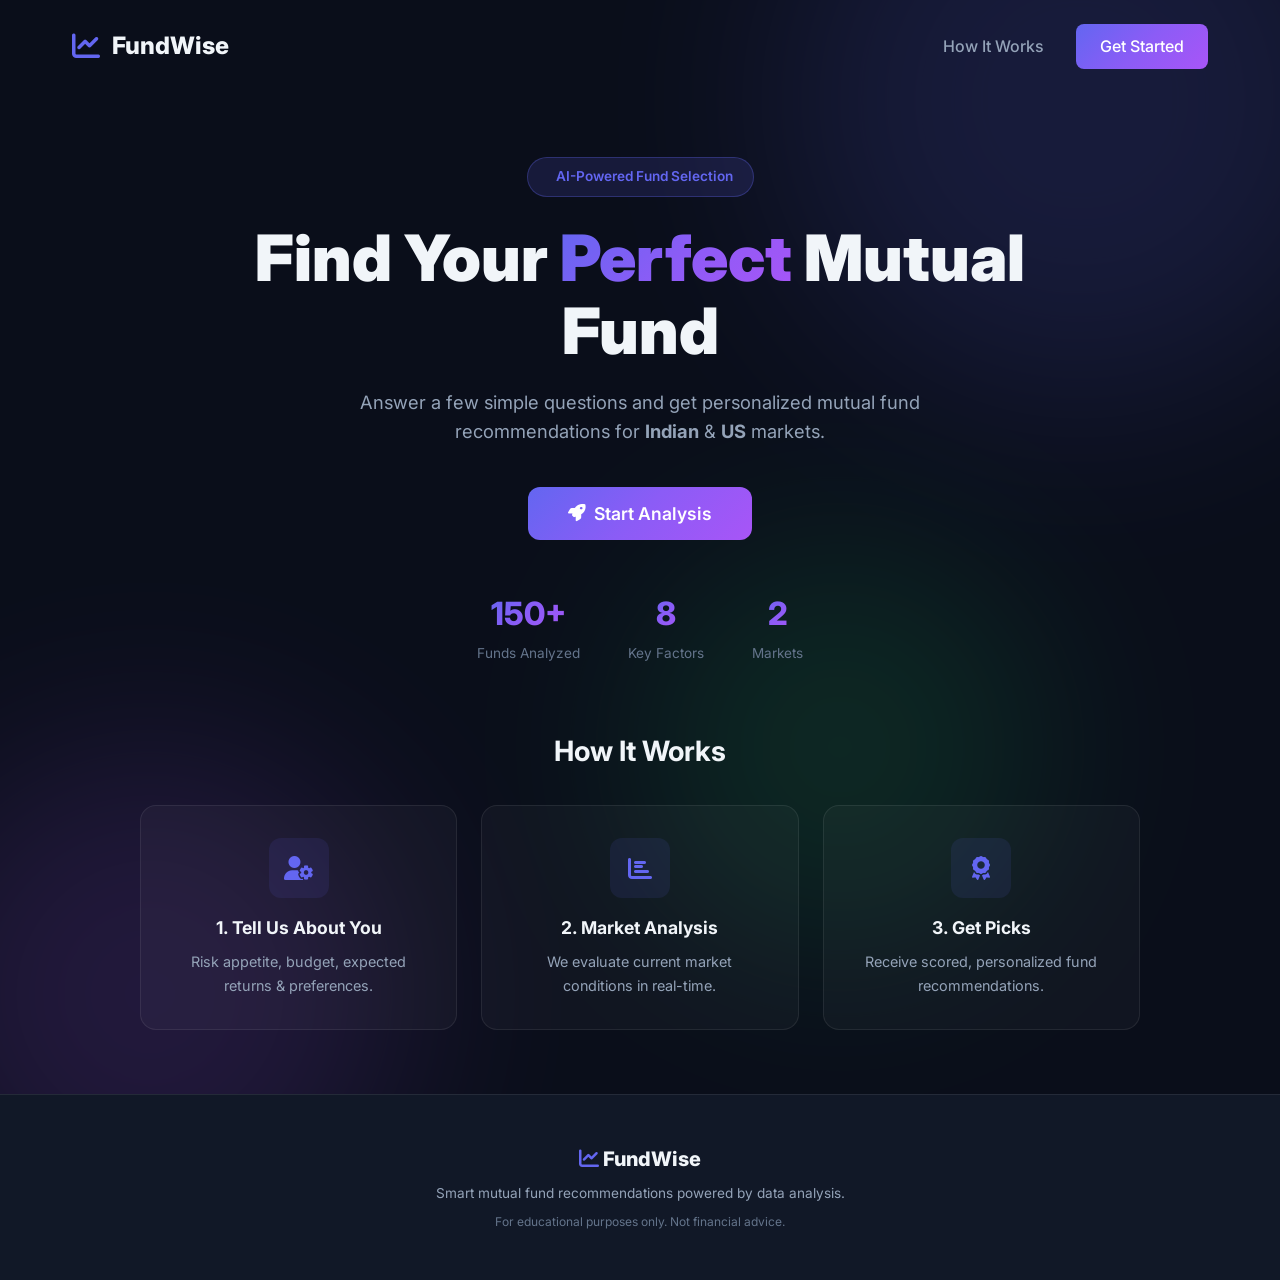
<file: index.html>
<!DOCTYPE html>
<html lang="en">
<head>
  <meta charset="UTF-8">
  <meta name="viewport" content="width=device-width, initial-scale=1.0">
  <title>FundWise — Smart Mutual Fund Advisor</title>
  <link rel="preconnect" href="https://fonts.googleapis.com">
  <link rel="preconnect" href="https://fonts.gstatic.com" crossorigin>
  <link href="https://fonts.googleapis.com/css2?family=Inter:wght@300;400;500;600;700;800;900&family=JetBrains+Mono:wght@400;500&display=swap" rel="stylesheet">
  <link rel="stylesheet" href="https://cdnjs.cloudflare.com/ajax/libs/font-awesome/6.5.1/css/all.min.css">
  <style>
    /* ========================================
       FundWise — Complete Styles
       ======================================== */
    :root {
      --bg-primary: #0a0e1a;
      --bg-secondary: #111827;
      --bg-card: rgba(17, 24, 39, 0.8);
      --bg-card-hover: rgba(30, 41, 59, 0.9);
      --bg-glass: rgba(255, 255, 255, 0.03);
      --border-color: rgba(255, 255, 255, 0.08);
      --border-active: rgba(99, 102, 241, 0.6);
      --text-primary: #f1f5f9;
      --text-secondary: #94a3b8;
      --text-muted: #64748b;
      --accent-primary: #6366f1;
      --accent-secondary: #8b5cf6;
      --accent-gradient: linear-gradient(135deg, #6366f1, #8b5cf6, #a855f7);
      --success: #22c55e;
      --warning: #f59e0b;
      --danger: #ef4444;
      --radius-sm: 8px;
      --radius-md: 12px;
      --radius-lg: 16px;
      --radius-xl: 24px;
      --transition: all 0.3s cubic-bezier(0.4, 0, 0.2, 1);
    }

    *, *::before, *::after { margin: 0; padding: 0; box-sizing: border-box; }
    html { scroll-behavior: smooth; }
    body {
      font-family: 'Inter', -apple-system, BlinkMacSystemFont, sans-serif;
      background: var(--bg-primary);
      color: var(--text-primary);
      line-height: 1.6;
      min-height: 100vh;
      overflow-x: hidden;
    }
    ::-webkit-scrollbar { width: 8px; }
    ::-webkit-scrollbar-track { background: var(--bg-secondary); }
    ::-webkit-scrollbar-thumb { background: var(--accent-primary); border-radius: 4px; }
    .hidden { display: none !important; }
    .gradient-text {
      background: var(--accent-gradient);
      -webkit-background-clip: text;
      -webkit-text-fill-color: transparent;
      background-clip: text;
    }

    /* ---- Hero ---- */
    .hero { position: relative; min-height: 100vh; padding: 0 2rem; overflow: hidden; }
    .hero-bg-shapes { position: absolute; inset: 0; z-index: 0; overflow: hidden; }
    .shape { position: absolute; border-radius: 50%; filter: blur(100px); opacity: 0.15; animation: float 20s ease-in-out infinite; }
    .shape-1 { width: 600px; height: 600px; background: #6366f1; top: -200px; right: -100px; }
    .shape-2 { width: 500px; height: 500px; background: #a855f7; bottom: -150px; left: -100px; animation-delay: -7s; }
    .shape-3 { width: 400px; height: 400px; background: #22c55e; top: 50%; left: 50%; animation-delay: -14s; }
    @keyframes float {
      0%,100%{transform:translate(0,0) scale(1)}
      25%{transform:translate(50px,-30px) scale(1.05)}
      50%{transform:translate(-20px,40px) scale(0.95)}
      75%{transform:translate(30px,20px) scale(1.03)}
    }

    /* Navbar */
    .navbar { position:relative; z-index:10; display:flex; justify-content:space-between; align-items:center; padding:1.5rem 2rem; max-width:1200px; margin:0 auto; }
    .logo { display:flex; align-items:center; gap:0.75rem; font-size:1.5rem; font-weight:800; }
    .logo i { color:var(--accent-primary); font-size:1.75rem; }
    .nav-links { display:flex; align-items:center; gap:2rem; }
    .nav-links a { color:var(--text-secondary); text-decoration:none; font-weight:500; transition:var(--transition); }
    .nav-links a:hover { color:var(--text-primary); }
    .btn-nav { background:var(--accent-gradient)!important; color:white!important; padding:0.6rem 1.5rem; border-radius:var(--radius-sm); font-weight:600; }

    /* Hero Content */
    .hero-content { position:relative; z-index:10; text-align:center; max-width:800px; margin:4rem auto; }
    .hero-badge { display:inline-flex; align-items:center; gap:0.5rem; background:rgba(99,102,241,0.15); border:1px solid rgba(99,102,241,0.3); color:var(--accent-primary); padding:0.5rem 1.25rem; border-radius:50px; font-size:0.85rem; font-weight:600; margin-bottom:1.5rem; animation:fadeInDown 0.6s ease; }
    .hero-content h1 { font-size:clamp(2.5rem,6vw,4rem); font-weight:900; line-height:1.15; margin-bottom:1.25rem; animation:fadeInUp 0.8s ease; }
    .hero-subtitle { font-size:1.15rem; color:var(--text-secondary); max-width:600px; margin:0 auto 2.5rem; animation:fadeInUp 1s ease; }
    .hero-stats { display:flex; justify-content:center; gap:3rem; margin-top:3rem; animation:fadeInUp 1.2s ease; }
    .stat { display:flex; flex-direction:column; align-items:center; }
    .stat-number { font-size:2rem; font-weight:800; background:var(--accent-gradient); -webkit-background-clip:text; -webkit-text-fill-color:transparent; background-clip:text; }
    .stat-label { font-size:0.85rem; color:var(--text-muted); margin-top:0.25rem; }

    /* Buttons */
    .btn-primary { background:var(--accent-gradient); color:white; border:none; padding:0.85rem 2rem; border-radius:var(--radius-sm); font-size:1rem; font-weight:600; cursor:pointer; display:inline-flex; align-items:center; gap:0.5rem; transition:var(--transition); font-family:inherit; }
    .btn-primary:hover { transform:translateY(-2px); box-shadow:0 8px 25px rgba(99,102,241,0.4); }
    .btn-primary:disabled { opacity:0.5; cursor:not-allowed; transform:none; box-shadow:none; }
    .btn-secondary { background:var(--bg-card); color:var(--text-secondary); border:1px solid var(--border-color); padding:0.85rem 2rem; border-radius:var(--radius-sm); font-size:1rem; font-weight:600; cursor:pointer; display:inline-flex; align-items:center; gap:0.5rem; transition:var(--transition); font-family:inherit; }
    .btn-secondary:hover:not(:disabled) { background:var(--bg-card-hover); color:var(--text-primary); }
    .btn-secondary:disabled { opacity:0.3; cursor:not-allowed; }
    .btn-large { padding:1rem 2.5rem; font-size:1.1rem; border-radius:var(--radius-md); }
    .btn-back { background:transparent; border:1px solid var(--border-color); color:var(--text-secondary); padding:0.5rem 1.25rem; border-radius:var(--radius-sm); font-size:0.9rem; cursor:pointer; display:inline-flex; align-items:center; gap:0.5rem; transition:var(--transition); font-family:inherit; }
    .btn-back:hover { color:var(--text-primary); border-color:var(--text-muted); }

    /* How It Works */
    .how-it-works { position:relative; z-index:10; max-width:1000px; margin:2rem auto 4rem; text-align:center; }
    .how-it-works h2 { font-size:1.75rem; font-weight:700; margin-bottom:2rem; }
    .steps-row { display:grid; grid-template-columns:repeat(auto-fit,minmax(250px,1fr)); gap:1.5rem; }
    .step-card { background:var(--bg-glass); border:1px solid var(--border-color); border-radius:var(--radius-lg); padding:2rem; transition:var(--transition); }
    .step-card:hover { border-color:var(--accent-primary); transform:translateY(-4px); box-shadow:0 0 30px rgba(99,102,241,0.15); }
    .step-icon { width:60px; height:60px; background:rgba(99,102,241,0.1); border-radius:var(--radius-md); display:flex; align-items:center; justify-content:center; margin:0 auto 1rem; font-size:1.5rem; color:var(--accent-primary); }
    .step-card h3 { font-size:1.1rem; margin-bottom:0.5rem; }
    .step-card p { font-size:0.9rem; color:var(--text-secondary); }

    /* ---- Advisor / Wizard ---- */
    .advisor { min-height:100vh; padding:2rem; background:var(--bg-primary); }
    .advisor-container { max-width:900px; margin:0 auto; }
    .progress-bar-container { margin-bottom:3rem; }
    .progress-bar { height:4px; background:var(--bg-card); border-radius:2px; overflow:hidden; margin-bottom:1rem; }
    .progress-fill { height:100%; background:var(--accent-gradient); border-radius:2px; transition:width 0.5s cubic-bezier(0.4,0,0.2,1); }
    .progress-steps { display:flex; justify-content:space-between; }
    .progress-step { display:flex; align-items:center; gap:0.4rem; font-size:0.7rem; color:var(--text-muted); transition:var(--transition); }
    .progress-step.active { color:var(--accent-primary); font-weight:600; }
    .progress-step.completed { color:var(--success); }
    .progress-step-dot { width:8px; height:8px; border-radius:50%; background:var(--text-muted); transition:var(--transition); }
    .progress-step.active .progress-step-dot { background:var(--accent-primary); box-shadow:0 0 8px var(--accent-primary); }
    .progress-step.completed .progress-step-dot { background:var(--success); }

    .wizard-step { animation:fadeInUp 0.4s ease; }
    .step-header { margin-bottom:2rem; }
    .step-number { display:inline-block; font-family:'JetBrains Mono',monospace; font-size:0.85rem; font-weight:500; color:var(--accent-primary); background:rgba(99,102,241,0.1); padding:0.25rem 0.75rem; border-radius:50px; margin-bottom:0.75rem; }
    .step-header h2 { font-size:1.75rem; font-weight:700; margin-bottom:0.5rem; }
    .step-header p { color:var(--text-secondary); font-size:1rem; }

    /* Sub-section titles inside steps */
    .sub-section { margin-bottom: 0.5rem; }
    .sub-title { font-size: 1rem; font-weight: 600; color: var(--text-secondary); margin-bottom: 1rem; display: flex; align-items: center; gap: 0.5rem; }

    /* ---- Option Cards ---- */
    .options-grid { display:grid; gap:1rem; }
    .options-grid.cols-2 { grid-template-columns:repeat(auto-fill,minmax(260px,1fr)); }
    .options-grid.cols-3 { grid-template-columns:repeat(auto-fill,minmax(220px,1fr)); }
    .option-card { position:relative; cursor:pointer; transition:var(--transition); }
    .option-card input[type="radio"],
    .option-card input[type="checkbox"] { position:absolute; opacity:0; pointer-events:none; }
    .option-content { background:var(--bg-card); border:2px solid var(--border-color); border-radius:var(--radius-lg); padding:1.5rem; height:100%; transition:var(--transition); }
    .option-card:hover .option-content { border-color:rgba(99,102,241,0.3); background:var(--bg-card-hover); transform:translateY(-2px); }
    .option-card input:checked + .option-content { border-color:var(--accent-primary); background:rgba(99,102,241,0.08); box-shadow:0 0 20px rgba(99,102,241,0.15); }
    .option-card input:checked + .option-content::after { content:'✓'; position:absolute; top:12px; right:12px; width:24px; height:24px; background:var(--accent-primary); border-radius:50%; display:flex; align-items:center; justify-content:center; font-size:0.75rem; color:white; font-weight:700; }
    .option-icon { font-size:2rem; margin-bottom:0.75rem; }
    .option-content h3 { font-size:1.1rem; font-weight:700; margin-bottom:0.4rem; }
    .option-content p { font-size:0.85rem; color:var(--text-secondary); line-height:1.5; }

    .risk-meter { height:4px; background:rgba(255,255,255,0.1); border-radius:2px; margin-top:0.75rem; overflow:hidden; }
    .risk-fill { height:100%; border-radius:2px; transition:var(--transition); }
    .tag { display:inline-block; background:rgba(99,102,241,0.15); color:var(--accent-primary); padding:0.25rem 0.75rem; border-radius:50px; font-size:0.75rem; font-weight:600; margin-top:0.75rem; }

    /* Amount Toggle */
    .amount-toggle { display:flex; background:var(--bg-card); border:1px solid var(--border-color); border-radius:var(--radius-sm); width:fit-content; margin-bottom:1.5rem; overflow:hidden; }
    .toggle-btn { background:transparent; border:none; color:var(--text-secondary); padding:0.6rem 1.5rem; font-weight:600; cursor:pointer; transition:var(--transition); font-family:inherit; font-size:0.9rem; }
    .toggle-btn.active { background:var(--accent-primary); color:white; }

    /* Market Detection */
    .market-detection { margin-bottom:2rem; }
    .auto-detect-card { background:var(--bg-card); border:1px solid var(--border-color); border-radius:var(--radius-lg); overflow:hidden; }
    .detect-header { display:flex; align-items:center; gap:0.75rem; padding:1rem 1.5rem; background:rgba(99,102,241,0.05); border-bottom:1px solid var(--border-color); font-weight:600; font-size:0.9rem; color:var(--accent-primary); }
    .detect-body { padding:1.5rem; }
    .market-indicators { display:grid; grid-template-columns:repeat(auto-fit,minmax(180px,1fr)); gap:1rem; }
    .market-indicator { display:flex; flex-direction:column; gap:0.25rem; }
    .indicator-label { font-size:0.8rem; color:var(--text-muted); }
    .indicator-value { font-size:1.1rem; font-weight:700; }
    .indicator-change { font-size:0.85rem; font-weight:600; }
    .indicator-change.positive { color:var(--success); }
    .indicator-change.negative { color:var(--danger); }
    .market-sentiment-badge { display:inline-flex; align-items:center; gap:0.5rem; padding:0.5rem 1rem; border-radius:50px; font-weight:700; font-size:0.9rem; margin-top:1rem; }
    .market-sentiment-badge.bullish { background:rgba(34,197,94,0.15); color:var(--success); border:1px solid rgba(34,197,94,0.3); }
    .market-sentiment-badge.neutral { background:rgba(245,158,11,0.15); color:var(--warning); border:1px solid rgba(245,158,11,0.3); }
    .market-sentiment-badge.bearish { background:rgba(239,68,68,0.15); color:var(--danger); border:1px solid rgba(239,68,68,0.3); }
    .override-section { margin-top:1rem; }
    .override-section h3 { font-size:1rem; font-weight:600; color:var(--text-secondary); margin-bottom:1rem; display:flex; align-items:center; gap:0.5rem; }

    /* Spinner */
    .loading-spinner { display:flex; align-items:center; gap:1rem; color:var(--text-secondary); }
    .spinner { width:24px; height:24px; border:3px solid var(--border-color); border-top-color:var(--accent-primary); border-radius:50%; animation:spin 1s linear infinite; }
    @keyframes spin { to { transform:rotate(360deg); } }

    /* Wizard Nav */
    .wizard-nav { display:flex; justify-content:space-between; margin-top:2.5rem; padding-top:1.5rem; border-top:1px solid var(--border-color); }

    /* ---- Results ---- */
    .results { min-height:100vh; padding:2rem; background:var(--bg-primary); }
    .results-container { max-width:1100px; margin:0 auto; }
    .results-header { margin-bottom:2rem; }
    .results-header h2 { font-size:1.75rem; font-weight:700; margin:1rem 0 0.5rem; }
    .results-subtitle { color:var(--text-secondary); }
    .profile-summary { display:flex; flex-wrap:wrap; gap:0.75rem; margin-bottom:2rem; padding:1.25rem; background:var(--bg-card); border:1px solid var(--border-color); border-radius:var(--radius-lg); }
    .profile-tag { display:inline-flex; align-items:center; gap:0.4rem; padding:0.35rem 0.85rem; background:rgba(99,102,241,0.1); border:1px solid rgba(99,102,241,0.2); border-radius:50px; font-size:0.8rem; font-weight:500; color:var(--text-primary); }
    .profile-tag i { color:var(--accent-primary); font-size:0.75rem; }
    .results-loading { text-align:center; padding:4rem 2rem; }
    .analysis-animation { position:relative; width:100px; height:100px; margin:0 auto 2rem; }
    .analysis-ring { position:absolute; inset:0; border:3px solid var(--border-color); border-top-color:var(--accent-primary); border-right-color:var(--accent-secondary); border-radius:50%; animation:spin 1.5s linear infinite; }
    .analysis-icon { position:absolute; inset:0; display:flex; align-items:center; justify-content:center; font-size:2rem; color:var(--accent-primary); animation:pulse 2s ease-in-out infinite; }
    @keyframes pulse { 0%,100%{transform:scale(1);opacity:1} 50%{transform:scale(1.1);opacity:0.8} }

    /* Fund Cards */
    .results-grid { display:grid; gap:1.5rem; }
    .fund-card { background:var(--bg-card); border:1px solid var(--border-color); border-radius:var(--radius-xl); overflow:hidden; transition:var(--transition); animation:fadeInUp 0.5s ease forwards; opacity:0; }
    .fund-card:hover { border-color:rgba(99,102,241,0.3); box-shadow:0 0 30px rgba(99,102,241,0.15); transform:translateY(-2px); }
    .fund-card-header { display:flex; justify-content:space-between; align-items:flex-start; padding:1.5rem 1.5rem 1rem; }
    .fund-rank { display:flex; align-items:center; gap:1rem; }
    .rank-badge { width:48px; height:48px; border-radius:var(--radius-md); display:flex; align-items:center; justify-content:center; font-weight:900; font-size:1.25rem; flex-shrink:0; }
    .rank-1 { background:linear-gradient(135deg,#fbbf24,#f59e0b); color:#1a1a1a; }
    .rank-2 { background:linear-gradient(135deg,#94a3b8,#64748b); color:white; }
    .rank-3 { background:linear-gradient(135deg,#d97706,#b45309); color:white; }
    .rank-other { background:rgba(99,102,241,0.15); color:var(--accent-primary); }
    .fund-info h3 { font-size:1.15rem; font-weight:700; margin-bottom:0.2rem; }
    .fund-category { font-size:0.8rem; color:var(--text-muted); }
    .fund-market-badge { font-size:0.7rem; padding:0.15rem 0.5rem; border-radius:50px; font-weight:600; margin-left:0.5rem; }
    .fund-market-badge.india { background:rgba(255,153,51,0.15); color:#ff9933; border:1px solid rgba(255,153,51,0.25); }
    .fund-market-badge.us { background:rgba(59,130,246,0.15); color:#3b82f6; border:1px solid rgba(59,130,246,0.25); }
    .fund-score-container { text-align:right; flex-shrink:0; }
    .fund-score { font-size:2rem; font-weight:900; background:var(--accent-gradient); -webkit-background-clip:text; -webkit-text-fill-color:transparent; background-clip:text; line-height:1; }
    .fund-score-label { font-size:0.7rem; color:var(--text-muted); text-transform:uppercase; letter-spacing:0.5px; }

    .fund-card-body { padding:0 1.5rem; }
    .fund-metrics { display:grid; grid-template-columns:repeat(auto-fit,minmax(120px,1fr)); gap:1rem; padding:1rem 0; border-top:1px solid var(--border-color); }
    .metric { display:flex; flex-direction:column; gap:0.15rem; }
    .metric-label { font-size:0.7rem; color:var(--text-muted); text-transform:uppercase; letter-spacing:0.5px; }
    .metric-value { font-size:1.05rem; font-weight:700; }
    .metric-value.positive { color:var(--success); }
    .metric-value.negative { color:var(--danger); }

    .fund-card-footer { padding:1rem 1.5rem 1.5rem; }
    .fund-tags { display:flex; flex-wrap:wrap; gap:0.5rem; margin-bottom:1rem; }
    .fund-tag { display:inline-flex; align-items:center; gap:0.3rem; padding:0.25rem 0.65rem; border-radius:50px; font-size:0.7rem; font-weight:600; }
    .fund-tag.match { background:rgba(34,197,94,0.12); color:var(--success); border:1px solid rgba(34,197,94,0.25); }
    .fund-tag.info { background:rgba(99,102,241,0.12); color:var(--accent-primary); border:1px solid rgba(99,102,241,0.25); }
    .fund-tag.warn { background:rgba(245,158,11,0.12); color:var(--warning); border:1px solid rgba(245,158,11,0.25); }

    .fund-why { background:rgba(99,102,241,0.05); border:1px solid rgba(99,102,241,0.1); border-radius:var(--radius-md); padding:1rem; }
    .fund-why-title { font-size:0.8rem; font-weight:700; color:var(--accent-primary); margin-bottom:0.4rem; display:flex; align-items:center; gap:0.4rem; }
    .fund-why p { font-size:0.85rem; color:var(--text-secondary); line-height:1.6; }

    /* Star rating */
    .star-rating { display:inline-flex; gap:2px; }
    .star-rating .star { color:#fbbf24; font-size:0.85rem; }
    .star-rating .star.empty { color:var(--text-muted); opacity:0.3; }

    /* Score Breakdown */
    .score-breakdown { padding:0 1.5rem 1rem; }
    .score-bars { display:grid; gap:0.5rem; }
    .score-bar-item { display:grid; grid-template-columns:120px 1fr 40px; align-items:center; gap:0.75rem; }
    .score-bar-label { font-size:0.75rem; color:var(--text-muted); }
    .score-bar-track { height:6px; background:rgba(255,255,255,0.05); border-radius:3px; overflow:hidden; }
    .score-bar-fill { height:100%; border-radius:3px; background:var(--accent-gradient); transition:width 1s ease; }
    .score-bar-value { font-size:0.75rem; font-weight:700; color:var(--text-secondary); text-align:right; }

    /* Disclaimer */
    .disclaimer { display:flex; gap:0.75rem; padding:1.25rem; background:rgba(245,158,11,0.05); border:1px solid rgba(245,158,11,0.15); border-radius:var(--radius-md); margin-top:2rem; }
    .disclaimer i { color:var(--warning); margin-top:0.2rem; flex-shrink:0; }
    .disclaimer p { font-size:0.8rem; color:var(--text-secondary); line-height:1.6; }

    /* Footer */
    .footer { padding:3rem 2rem; text-align:center; border-top:1px solid var(--border-color); background:var(--bg-secondary); }
    .footer-brand { font-size:1.25rem; font-weight:800; margin-bottom:0.5rem; }
    .footer-brand i { color:var(--accent-primary); }
    .footer p { color:var(--text-secondary); font-size:0.85rem; }
    .footer-disclaimer { color:var(--text-muted)!important; font-size:0.75rem!important; margin-top:0.5rem; }

    /* Animations */
    @keyframes fadeInUp { from{opacity:0;transform:translateY(20px)} to{opacity:1;transform:translateY(0)} }
    @keyframes fadeInDown { from{opacity:0;transform:translateY(-20px)} to{opacity:1;transform:translateY(0)} }
    @keyframes shake {
      0%,100%{transform:translateX(0)}
      25%{transform:translateX(-8px)}
      50%{transform:translateX(8px)}
      75%{transform:translateX(-4px)}
    }

    /* Tax Info Styles */
    .tax-info {
      margin: 0 1.5rem;
      padding: 1rem;
      background: rgba(99,102,241,0.03);
      border: 1px solid var(--border-color);
      border-radius: var(--radius-md);
      margin-bottom: 1rem;
    }
    .tax-info.tax-highlight {
      border-color: rgba(34,197,94,0.3);
      background: rgba(34,197,94,0.03);
    }
    .tax-header {
      font-size: 0.8rem;
      font-weight: 700;
      color: var(--accent-primary);
      margin-bottom: 0.75rem;
      display: flex;
      align-items: center;
      gap: 0.4rem;
    }
    .tax-highlight .tax-header { color: var(--success); }
    .tax-grid {
      display: grid;
      grid-template-columns: repeat(auto-fit, minmax(180px, 1fr));
      gap: 0.6rem;
    }
    .tax-item { display: flex; flex-direction: column; gap: 0.1rem; }
    .tax-label {
      font-size: 0.7rem;
      color: var(--text-muted);
      text-transform: uppercase;
      letter-spacing: 0.5px;
    }
    .tax-value {
      font-size: 0.82rem;
      font-weight: 600;
      color: var(--text-secondary);
    }
    .tax-value small { font-weight: 400; opacity: 0.8; }
    .tax-note {
      color: var(--text-muted);
      font-weight: 500;
      font-size: 0.78rem;
    }
    .tax-highlight .tax-note { color: var(--success); font-weight: 600; }

    /* Responsive */
    @media(max-width:768px){
      .hero{padding:0 1rem} .navbar{padding:1rem}
      .nav-links a:not(.btn-nav){display:none}
      .hero-content{margin:2rem auto} .hero-content h1{font-size:2rem}
      .hero-stats{gap:1.5rem} .stat-number{font-size:1.5rem}
      .options-grid.cols-2,.options-grid.cols-3{grid-template-columns:1fr}
      .progress-steps{display:none}
      .fund-card-header{flex-direction:column;gap:1rem}
      .fund-score-container{text-align:left}
      .fund-metrics{grid-template-columns:repeat(2,1fr)}
      .score-bar-item{grid-template-columns:90px 1fr 35px}
    }
    @media(max-width:480px){
      .hero-content h1{font-size:1.7rem} .hero-subtitle{font-size:1rem}
      .step-header h2{font-size:1.35rem} .option-content{padding:1rem}
    }
  </style>
</head>
<body>

  <!-- ========== HERO ========== -->
  <section id="hero" class="hero">
    <div class="hero-bg-shapes">
      <div class="shape shape-1"></div>
      <div class="shape shape-2"></div>
      <div class="shape shape-3"></div>
    </div>
    <nav class="navbar">
      <div class="logo"><i class="fas fa-chart-line"></i><span>FundWise</span></div>
      <div class="nav-links">
        <a href="#how-it-works">How It Works</a>
        <a href="#" onclick="startAdvisor(); return false;" class="btn-nav">Get Started</a>
      </div>
    </nav>
    <div class="hero-content">
      <div class="hero-badge"><i class="fas fa-sparkles"></i> AI-Powered Fund Selection</div>
      <h1>Find Your <span class="gradient-text">Perfect</span> Mutual Fund</h1>
      <p class="hero-subtitle">Answer a few simple questions and get personalized mutual fund recommendations for <strong>Indian</strong> & <strong>US</strong> markets.</p>
      <button class="btn-primary btn-large" onclick="startAdvisor()"><i class="fas fa-rocket"></i> Start Analysis</button>
      <div class="hero-stats">
        <div class="stat"><span class="stat-number">150+</span><span class="stat-label">Funds Analyzed</span></div>
        <div class="stat"><span class="stat-number">8</span><span class="stat-label">Key Factors</span></div>
        <div class="stat"><span class="stat-number">2</span><span class="stat-label">Markets</span></div>
      </div>
    </div>
    <div id="how-it-works" class="how-it-works">
      <h2>How It Works</h2>
      <div class="steps-row">
        <div class="step-card"><div class="step-icon"><i class="fas fa-user-cog"></i></div><h3>1. Tell Us About You</h3><p>Risk appetite, budget, expected returns & preferences.</p></div>
        <div class="step-card"><div class="step-icon"><i class="fas fa-chart-bar"></i></div><h3>2. Market Analysis</h3><p>We evaluate current market conditions in real-time.</p></div>
        <div class="step-card"><div class="step-icon"><i class="fas fa-award"></i></div><h3>3. Get Picks</h3><p>Receive scored, personalized fund recommendations.</p></div>
      </div>
    </div>
  </section>

  <!-- ========== WIZARD ========== -->
  <section id="advisor" class="advisor hidden">
    <div class="advisor-container">
      <!-- Progress -->
      <div class="progress-bar-container">
        <div class="progress-bar"><div class="progress-fill" id="progressFill"></div></div>
        <div class="progress-steps" id="progressSteps"></div>
      </div>

      <!-- STEP 1 — Market -->
      <div class="wizard-step" data-step="1">
        <div class="step-header">
          <span class="step-number">01</span>
          <h2>Which Market Interests You?</h2>
          <p>Pick the market you'd like fund recommendations for</p>
        </div>
        <div class="options-grid cols-3">
          <label class="option-card"><input type="radio" name="market" value="india">
            <div class="option-content"><div class="option-icon">🇮🇳</div><h3>Indian Market</h3><p>NSE/BSE mutual funds</p></div></label>
          <label class="option-card"><input type="radio" name="market" value="us">
            <div class="option-content"><div class="option-icon">🇺🇸</div><h3>US Market</h3><p>US mutual funds & ETFs</p></div></label>
          <label class="option-card"><input type="radio" name="market" value="both">
            <div class="option-content"><div class="option-icon">🌍</div><h3>Both Markets</h3><p>India + US recommendations</p></div></label>
        </div>
      </div>

      <!-- STEP 2 — Risk -->
      <div class="wizard-step hidden" data-step="2">
        <div class="step-header">
          <span class="step-number">02</span>
          <h2>What's Your Risk Tolerance?</h2>
          <p>How much volatility can you handle?</p>
        </div>
        <div class="options-grid cols-2">
          <label class="option-card"><input type="radio" name="risk" value="low">
            <div class="option-content"><div class="option-icon"><i class="fas fa-shield-alt" style="color:#22c55e"></i></div><h3>Low</h3><p>Capital safety first. Steady returns.</p><div class="risk-meter"><span class="risk-fill" style="width:25%;background:#22c55e"></span></div></div></label>
          <label class="option-card"><input type="radio" name="risk" value="moderate">
            <div class="option-content"><div class="option-icon"><i class="fas fa-balance-scale" style="color:#f59e0b"></i></div><h3>Moderate</h3><p>Balanced growth & safety.</p><div class="risk-meter"><span class="risk-fill" style="width:50%;background:#f59e0b"></span></div></div></label>
          <label class="option-card"><input type="radio" name="risk" value="high">
            <div class="option-content"><div class="option-icon"><i class="fas fa-fire" style="color:#ef4444"></i></div><h3>High</h3><p>Aggressive growth. OK with swings.</p><div class="risk-meter"><span class="risk-fill" style="width:75%;background:#ef4444"></span></div></div></label>
          <label class="option-card"><input type="radio" name="risk" value="very-high">
            <div class="option-content"><div class="option-icon"><i class="fas fa-bolt" style="color:#dc2626"></i></div><h3>Very High</h3><p>Max returns. Large drawdowns OK.</p><div class="risk-meter"><span class="risk-fill" style="width:100%;background:#dc2626"></span></div></div></label>
        </div>
      </div>

      <!-- STEP 3 — Amount -->
      <div class="wizard-step hidden" data-step="3">
        <div class="step-header">
          <span class="step-number">03</span>
          <h2>How Much Do You Want to Invest?</h2>
          <p>Select your investment budget range</p>
        </div>
        <div class="amount-toggle">
          <button class="toggle-btn active" data-currency="inr" onclick="switchCurrency('inr')">₹ INR</button>
          <button class="toggle-btn" data-currency="usd" onclick="switchCurrency('usd')">$ USD</button>
        </div>
        <div class="options-grid cols-3">
          <label class="option-card"><input type="radio" name="amount" value="micro">
            <div class="option-content"><div class="option-icon"><i class="fas fa-seedling" style="color:#22c55e"></i></div><h3 class="amount-label" data-inr="₹500 – ₹5,000" data-usd="$50 – $500">₹500 – ₹5,000</h3><p>Great for beginners</p></div></label>
          <label class="option-card"><input type="radio" name="amount" value="small">
            <div class="option-content"><div class="option-icon"><i class="fas fa-leaf" style="color:#10b981"></i></div><h3 class="amount-label" data-inr="₹5K – ₹25K" data-usd="$500 – $2,500">₹5K – ₹25K</h3><p>Good diversification</p></div></label>
          <label class="option-card"><input type="radio" name="amount" value="medium">
            <div class="option-content"><div class="option-icon"><i class="fas fa-tree" style="color:#0ea5e9"></i></div><h3 class="amount-label" data-inr="₹25K – ₹1 Lakh" data-usd="$2.5K – $10K">₹25K – ₹1 Lakh</h3><p>Wide range of options</p></div></label>
          <label class="option-card"><input type="radio" name="amount" value="large">
            <div class="option-content"><div class="option-icon"><i class="fas fa-mountain" style="color:#6366f1"></i></div><h3 class="amount-label" data-inr="₹1L – ₹5 Lakh" data-usd="$10K – $50K">₹1L – ₹5 Lakh</h3><p>Premium fund access</p></div></label>
          <label class="option-card"><input type="radio" name="amount" value="xlarge">
            <div class="option-content"><div class="option-icon"><i class="fas fa-gem" style="color:#a855f7"></i></div><h3 class="amount-label" data-inr="₹5 Lakh+" data-usd="$50K+">₹5 Lakh+</h3><p>All doors open</p></div></label>
        </div>
      </div>

      <!-- STEP 4 — Expected Returns -->
      <div class="wizard-step hidden" data-step="4">
        <div class="step-header">
          <span class="step-number">04</span>
          <h2>What Returns Do You Expect?</h2>
          <p>Set your return expectations and preference</p>
        </div>
        <div class="sub-section">
          <h3 class="sub-title"><i class="fas fa-percentage"></i> Expected Annual Return</h3>
          <div class="options-grid cols-2">
            <label class="option-card"><input type="radio" name="returns" value="conservative">
              <div class="option-content"><div class="option-icon"><i class="fas fa-piggy-bank" style="color:#22c55e"></i></div><h3>6 – 8% p.a.</h3><p>Conservative — beats inflation safely</p></div></label>
            <label class="option-card"><input type="radio" name="returns" value="moderate">
              <div class="option-content"><div class="option-icon"><i class="fas fa-chart-line" style="color:#0ea5e9"></i></div><h3>8 – 14% p.a.</h3><p>Moderate — balanced wealth growth</p></div></label>
            <label class="option-card"><input type="radio" name="returns" value="high">
              <div class="option-content"><div class="option-icon"><i class="fas fa-rocket" style="color:#f59e0b"></i></div><h3>14 – 20% p.a.</h3><p>High — aggressive wealth building</p></div></label>
            <label class="option-card"><input type="radio" name="returns" value="very-high">
              <div class="option-content"><div class="option-icon"><i class="fas fa-fire-flame-curved" style="color:#ef4444"></i></div><h3>20%+ p.a.</h3><p>Very high — maximum growth potential</p></div></label>
          </div>
        </div>
        <div class="sub-section" style="margin-top:1.5rem">
          <h3 class="sub-title"><i class="fas fa-calendar-alt"></i> Return Preference</h3>
          <div class="options-grid cols-3">
            <label class="option-card"><input type="radio" name="returnType" value="monthly">
              <div class="option-content"><div class="option-icon"><i class="fas fa-calendar-day" style="color:#6366f1"></i></div><h3>Monthly Income</h3><p>Regular monthly payouts</p></div></label>
            <label class="option-card"><input type="radio" name="returnType" value="annual">
              <div class="option-content"><div class="option-icon"><i class="fas fa-calendar-check" style="color:#22c55e"></i></div><h3>Annual Growth</h3><p>Year-over-year compounding</p></div></label>
            <label class="option-card"><input type="radio" name="returnType" value="maturity">
              <div class="option-content"><div class="option-icon"><i class="fas fa-hourglass-end" style="color:#f59e0b"></i></div><h3>At Maturity</h3><p>Long-term capital appreciation</p></div></label>
          </div>
        </div>
      </div>

      <!-- STEP 5 — Investment Mode -->
      <div class="wizard-step hidden" data-step="5">
        <div class="step-header">
          <span class="step-number">05</span>
          <h2>How Would You Like to Invest?</h2>
          <p>Choose your preferred investment mode</p>
        </div>
        <div class="options-grid cols-3">
          <label class="option-card"><input type="radio" name="mode" value="sip">
            <div class="option-content"><div class="option-icon"><i class="fas fa-sync-alt" style="color:#6366f1"></i></div><h3>SIP (Monthly)</h3><p>Fixed amount every month</p><div class="tag">Best for beginners</div></div></label>
          <label class="option-card"><input type="radio" name="mode" value="lumpsum">
            <div class="option-content"><div class="option-icon"><i class="fas fa-hand-holding-usd" style="color:#f59e0b"></i></div><h3>Lumpsum</h3><p>Invest a large amount at once</p><div class="tag">Timing matters</div></div></label>
          <label class="option-card"><input type="radio" name="mode" value="both">
            <div class="option-content"><div class="option-icon"><i class="fas fa-layer-group" style="color:#22c55e"></i></div><h3>SIP + Lumpsum</h3><p>Combine regular SIPs with top-ups</p><div class="tag">Flexible</div></div></label>
        </div>
      </div>

      <!-- STEP 6 — Investor Type -->
      <div class="wizard-step hidden" data-step="6">
        <div class="step-header">
          <span class="step-number">06</span>
          <h2>What Type of Investor Are You?</h2>
          <p>Helps match fund complexity to your experience</p>
        </div>
        <div class="options-grid cols-3">
          <label class="option-card"><input type="radio" name="investorType" value="beginner">
            <div class="option-content"><div class="option-icon"><i class="fas fa-graduation-cap" style="color:#22c55e"></i></div><h3>Beginner</h3><p>New to investing — prefer simple, safe funds</p></div></label>
          <label class="option-card"><input type="radio" name="investorType" value="intermediate">
            <div class="option-content"><div class="option-icon"><i class="fas fa-chart-pie" style="color:#0ea5e9"></i></div><h3>Intermediate</h3><p>Some experience — comfortable with variety</p></div></label>
          <label class="option-card"><input type="radio" name="investorType" value="experienced">
            <div class="option-content"><div class="option-icon"><i class="fas fa-chess-king" style="color:#a855f7"></i></div><h3>Experienced</h3><p>Deep knowledge — open to all fund types</p></div></label>
        </div>
      </div>

      <!-- STEP 7 — Sector -->
      <div class="wizard-step hidden" data-step="7">
        <div class="step-header">
          <span class="step-number">07</span>
          <h2>Any Preferred Sector?</h2>
          <p>Pick sectors you're bullish on, or choose "No Preference"</p>
        </div>
        <div class="options-grid cols-3 multi-select sector-options">
          <label class="option-card"><input type="checkbox" name="sector" value="no-preference">
            <div class="option-content"><div class="option-icon"><i class="fas fa-globe" style="color:#6366f1"></i></div><h3>No Preference</h3><p>Diversified</p></div></label>
          <label class="option-card"><input type="checkbox" name="sector" value="technology">
            <div class="option-content"><div class="option-icon"><i class="fas fa-microchip" style="color:#3b82f6"></i></div><h3>Technology</h3><p>IT, AI, SaaS</p></div></label>
          <label class="option-card"><input type="checkbox" name="sector" value="healthcare">
            <div class="option-content"><div class="option-icon"><i class="fas fa-heartbeat" style="color:#ef4444"></i></div><h3>Healthcare</h3><p>Pharma, Biotech</p></div></label>
          <label class="option-card"><input type="checkbox" name="sector" value="banking">
            <div class="option-content"><div class="option-icon"><i class="fas fa-university" style="color:#f59e0b"></i></div><h3>Banking & Finance</h3><p>Banks, NBFCs</p></div></label>
          <label class="option-card"><input type="checkbox" name="sector" value="infrastructure">
            <div class="option-content"><div class="option-icon"><i class="fas fa-hard-hat" style="color:#8b5cf6"></i></div><h3>Infrastructure</h3><p>Energy, Utilities</p></div></label>
          <label class="option-card"><input type="checkbox" name="sector" value="consumer">
            <div class="option-content"><div class="option-icon"><i class="fas fa-shopping-cart" style="color:#ec4899"></i></div><h3>Consumer</h3><p>FMCG, Retail</p></div></label>
          <label class="option-card"><input type="checkbox" name="sector" value="manufacturing">
            <div class="option-content"><div class="option-icon"><i class="fas fa-industry" style="color:#14b8a6"></i></div><h3>Manufacturing</h3><p>Auto, Metals</p></div></label>
          <label class="option-card"><input type="checkbox" name="sector" value="realestate">
            <div class="option-content"><div class="option-icon"><i class="fas fa-building" style="color:#f97316"></i></div><h3>Real Estate</h3><p>REITs, Property</p></div></label>
          <label class="option-card"><input type="checkbox" name="sector" value="energy">
            <div class="option-content"><div class="option-icon"><i class="fas fa-solar-panel" style="color:#eab308"></i></div><h3>Energy</h3><p>Oil, Renewables</p></div></label>
        </div>
      </div>

      <!-- STEP 8 — Market Condition -->
      <div class="wizard-step hidden" data-step="8">
        <div class="step-header">
          <span class="step-number">08</span>
          <h2>Current Market Sentiment</h2>
          <p>We auto-detect conditions — you can override below</p>
        </div>
        <div class="market-detection">
          <div class="auto-detect-card" id="marketAutoDetect">
            <div class="detect-header"><i class="fas fa-satellite-dish"></i><span>Auto-Detected Sentiment</span></div>
            <div class="detect-body" id="marketDetectBody">
              <div class="loading-spinner"><div class="spinner"></div><span>Analyzing market data...</span></div>
            </div>
          </div>
        </div>
        <div class="override-section">
          <h3><i class="fas fa-sliders-h"></i> Or Select Manually:</h3>
          <div class="options-grid cols-3">
            <label class="option-card"><input type="radio" name="marketCondition" value="bullish">
              <div class="option-content"><div class="option-icon" style="color:#22c55e"><i class="fas fa-arrow-trend-up"></i></div><h3>Bullish</h3><p>Market trending up</p></div></label>
            <label class="option-card"><input type="radio" name="marketCondition" value="neutral">
              <div class="option-content"><div class="option-icon" style="color:#f59e0b"><i class="fas fa-arrows-left-right"></i></div><h3>Neutral</h3><p>Market is sideways</p></div></label>
            <label class="option-card"><input type="radio" name="marketCondition" value="bearish">
              <div class="option-content"><div class="option-icon" style="color:#ef4444"><i class="fas fa-arrow-trend-down"></i></div><h3>Bearish</h3><p>Market declining</p></div></label>
          </div>
        </div>
      </div>

      <!-- Nav Buttons -->
      <div class="wizard-nav">
        <button class="btn-secondary" id="btnPrev" onclick="prevStep()" disabled><i class="fas fa-arrow-left"></i> Back</button>
        <button class="btn-primary" id="btnNext" onclick="nextStep()">Next <i class="fas fa-arrow-right"></i></button>
      </div>
    </div>
  </section>

  <!-- ========== RESULTS ========== -->
  <section id="results" class="results hidden">
    <div class="results-container">
      <div class="results-header">
        <button class="btn-back" onclick="backToAdvisor()"><i class="fas fa-arrow-left"></i> Modify Preferences</button>
        <h2><i class="fas fa-trophy"></i> Your Personalized Recommendations</h2>
        <p class="results-subtitle" id="resultsSummary"></p>
      </div>
      <div class="profile-summary" id="profileSummary"></div>
      <div class="results-loading" id="resultsLoading">
        <div class="analysis-animation"><div class="analysis-ring"></div><div class="analysis-icon"><i class="fas fa-brain"></i></div></div>
        <h3>Analyzing Funds...</h3>
        <p id="analysisStatus">Evaluating risk profiles and market conditions</p>
      </div>
      <div class="results-grid" id="resultsGrid"></div>
      <div class="disclaimer">
        <i class="fas fa-info-circle"></i>
        <p><strong>Disclaimer:</strong> This tool provides educational recommendations only. Past performance does not guarantee future returns. Please consult a certified financial advisor before making investment decisions. Mutual fund investments are subject to market risks.</p>
      </div>
      <button class="btn-primary btn-large" onclick="startOver()" style="margin:2rem auto;display:block"><i class="fas fa-redo"></i> Start Over</button>
    </div>
  </section>

  <footer class="footer">
    <div class="footer-content">
      <div class="footer-brand"><i class="fas fa-chart-line"></i> FundWise</div>
      <p>Smart mutual fund recommendations powered by data analysis.</p>
      <p class="footer-disclaimer">For educational purposes only. Not financial advice.</p>
    </div>
  </footer>

  <!-- ========================================================
       ALL APPLICATION JAVASCRIPT (data + market + engine + app)
       ======================================================== -->
  <script>
    /* ================================================
       1. data.js — Curated Mutual Fund Database
       ================================================ */
    const FUND_DATABASE = [
      // ===================== INDIAN MARKET =====================
      // --- Large Cap ---
      { id:'in-sbi-bluechip', name:'SBI Blue Chip Fund', category:'Large Cap', market:'india', riskLevel:'moderate', minSIP:500, minLumpsum:5000, expenseRatio:1.58, returns:{y1:16.2,y3:13.5,y5:14.8}, rating:5, fundSizeCr:45000, sectors:['diversified'], suitableFor:['beginner','intermediate','experienced'], bestMarket:['bullish','neutral'], returnType:['annual','maturity'], description:'Flagship large-cap fund investing in top 100 companies by market cap. Consistent performer with low volatility.' },
      { id:'in-mirae-largecap', name:'Mirae Asset Large Cap Fund', category:'Large Cap', market:'india', riskLevel:'moderate', minSIP:500, minLumpsum:5000, expenseRatio:1.33, returns:{y1:17.1,y3:14.2,y5:15.6}, rating:5, fundSizeCr:38000, sectors:['diversified'], suitableFor:['beginner','intermediate','experienced'], bestMarket:['bullish','neutral'], returnType:['annual','maturity'], description:'Top-rated large-cap fund with strong stock selection. Benchmark-beating returns consistently.' },
      { id:'in-axis-bluechip', name:'Axis Bluechip Fund', category:'Large Cap', market:'india', riskLevel:'moderate', minSIP:500, minLumpsum:5000, expenseRatio:1.48, returns:{y1:14.8,y3:12.9,y5:14.1}, rating:4, fundSizeCr:35000, sectors:['diversified'], suitableFor:['beginner','intermediate'], bestMarket:['bullish','neutral'], returnType:['annual','maturity'], description:'Quality-focused large-cap fund with emphasis on growth at reasonable price.' },
      { id:'in-icici-bluechip', name:'ICICI Pru Bluechip Fund', category:'Large Cap', market:'india', riskLevel:'moderate', minSIP:500, minLumpsum:5000, expenseRatio:1.42, returns:{y1:15.5,y3:13.1,y5:14.3}, rating:4, fundSizeCr:42000, sectors:['diversified'], suitableFor:['beginner','intermediate','experienced'], bestMarket:['bullish','neutral'], returnType:['annual','maturity'], description:'Well-diversified large-cap portfolio managed by experienced fund managers.' },

      // --- Mid Cap ---
      { id:'in-hdfc-midcap', name:'HDFC Mid-Cap Opportunities Fund', category:'Mid Cap', market:'india', riskLevel:'high', minSIP:500, minLumpsum:5000, expenseRatio:1.65, returns:{y1:22.4,y3:18.7,y5:19.2}, rating:5, fundSizeCr:52000, sectors:['diversified'], suitableFor:['intermediate','experienced'], bestMarket:['bullish'], returnType:['annual','maturity'], description:'India\'s largest mid-cap fund. Invests in high-quality mid-sized companies with strong growth potential.' },
      { id:'in-kotak-emerging', name:'Kotak Emerging Equity Fund', category:'Mid Cap', market:'india', riskLevel:'high', minSIP:1000, minLumpsum:5000, expenseRatio:1.52, returns:{y1:21.8,y3:17.9,y5:18.5}, rating:5, fundSizeCr:32000, sectors:['diversified'], suitableFor:['intermediate','experienced'], bestMarket:['bullish'], returnType:['annual','maturity'], description:'Focused mid-cap fund with excellent stock selection in emerging growth stories.' },
      { id:'in-pgim-midcap', name:'PGIM India Midcap Opp Fund', category:'Mid Cap', market:'india', riskLevel:'high', minSIP:1000, minLumpsum:5000, expenseRatio:1.45, returns:{y1:24.3,y3:20.1,y5:21.3}, rating:5, fundSizeCr:12000, sectors:['diversified'], suitableFor:['intermediate','experienced'], bestMarket:['bullish'], returnType:['maturity'], description:'Concentrated mid-cap portfolio with exceptional returns. Higher volatility, higher reward.' },

      // --- Small Cap ---
      { id:'in-sbi-smallcap', name:'SBI Small Cap Fund', category:'Small Cap', market:'india', riskLevel:'very-high', minSIP:500, minLumpsum:5000, expenseRatio:1.62, returns:{y1:28.5,y3:22.3,y5:24.1}, rating:5, fundSizeCr:28000, sectors:['diversified'], suitableFor:['experienced'], bestMarket:['bullish'], returnType:['maturity'], description:'Premier small-cap fund with rigorous stock selection. High growth potential with significant volatility.' },
      { id:'in-nippon-smallcap', name:'Nippon India Small Cap Fund', category:'Small Cap', market:'india', riskLevel:'very-high', minSIP:500, minLumpsum:5000, expenseRatio:1.55, returns:{y1:30.2,y3:24.5,y5:26.8}, rating:5, fundSizeCr:46000, sectors:['diversified'], suitableFor:['experienced'], bestMarket:['bullish'], returnType:['maturity'], description:'India\'s largest small-cap fund. Broad-based small-cap exposure with proven track record.' },
      { id:'in-quant-smallcap', name:'Quant Small Cap Fund', category:'Small Cap', market:'india', riskLevel:'very-high', minSIP:1000, minLumpsum:5000, expenseRatio:1.68, returns:{y1:32.1,y3:28.9,y5:30.2}, rating:4, fundSizeCr:18000, sectors:['diversified'], suitableFor:['experienced'], bestMarket:['bullish'], returnType:['maturity'], description:'Quant-driven small-cap strategy with explosive returns. Very high risk-reward ratio.' },

      // --- Flexi / Multi Cap ---
      { id:'in-parag-flexicap', name:'Parag Parikh Flexi Cap Fund', category:'Flexi Cap', market:'india', riskLevel:'moderate', minSIP:1000, minLumpsum:1000, expenseRatio:1.28, returns:{y1:18.3,y3:15.6,y5:17.2}, rating:5, fundSizeCr:55000, sectors:['diversified','technology'], suitableFor:['beginner','intermediate','experienced'], bestMarket:['bullish','neutral','bearish'], returnType:['annual','maturity'], description:'Unique flexi-cap fund with international diversification. Known for value investing approach and consistency.' },
      { id:'in-hdfc-flexicap', name:'HDFC Flexi Cap Fund', category:'Flexi Cap', market:'india', riskLevel:'moderate', minSIP:500, minLumpsum:5000, expenseRatio:1.46, returns:{y1:16.8,y3:14.1,y5:15.5}, rating:4, fundSizeCr:42000, sectors:['diversified'], suitableFor:['beginner','intermediate','experienced'], bestMarket:['bullish','neutral'], returnType:['annual','maturity'], description:'Flexible allocation across market caps. Adapts to market conditions dynamically.' },
      { id:'in-quant-active', name:'Quant Active Fund', category:'Multi Cap', market:'india', riskLevel:'high', minSIP:1000, minLumpsum:5000, expenseRatio:1.58, returns:{y1:25.6,y3:22.8,y5:24.5}, rating:4, fundSizeCr:8000, sectors:['diversified'], suitableFor:['intermediate','experienced'], bestMarket:['bullish'], returnType:['annual','maturity'], description:'Data-driven multi-cap approach with momentum-based stock selection.' },

      // --- Index Funds ---
      { id:'in-uti-nifty50', name:'UTI Nifty 50 Index Fund', category:'Index Fund', market:'india', riskLevel:'moderate', minSIP:500, minLumpsum:1000, expenseRatio:0.18, returns:{y1:14.2,y3:12.1,y5:13.5}, rating:4, fundSizeCr:15000, sectors:['diversified'], suitableFor:['beginner','intermediate','experienced'], bestMarket:['bullish','neutral'], returnType:['annual','maturity'], description:'Low-cost Nifty 50 index tracker. Ideal starting point for passive investing.' },
      { id:'in-hdfc-sensex', name:'HDFC Index Fund – Sensex', category:'Index Fund', market:'india', riskLevel:'moderate', minSIP:500, minLumpsum:5000, expenseRatio:0.20, returns:{y1:13.8,y3:11.9,y5:13.1}, rating:4, fundSizeCr:8000, sectors:['diversified'], suitableFor:['beginner','intermediate'], bestMarket:['bullish','neutral'], returnType:['annual','maturity'], description:'Tracks the BSE Sensex at very low cost. Simple, effective equity exposure.' },
      { id:'in-motilal-nifty500', name:'Motilal Oswal Nifty 500 Fund', category:'Index Fund', market:'india', riskLevel:'moderate', minSIP:500, minLumpsum:500, expenseRatio:0.22, returns:{y1:16.5,y3:13.8,y5:15.0}, rating:4, fundSizeCr:4000, sectors:['diversified'], suitableFor:['beginner','intermediate','experienced'], bestMarket:['bullish','neutral'], returnType:['annual','maturity'], description:'Broad market index covering top 500 companies. Excellent diversification at low cost.' },

      // --- ELSS (Tax Saving) ---
      { id:'in-mirae-taxsaver', name:'Mirae Asset Tax Saver Fund', category:'ELSS', market:'india', riskLevel:'moderate', minSIP:500, minLumpsum:500, expenseRatio:1.35, returns:{y1:17.8,y3:14.5,y5:16.0}, rating:5, fundSizeCr:22000, sectors:['diversified'], suitableFor:['beginner','intermediate','experienced'], bestMarket:['bullish','neutral'], returnType:['annual','maturity'], description:'Best-in-class ELSS fund. Tax saving under Section 80C with excellent equity returns.' },
      { id:'in-quant-taxplan', name:'Quant Tax Plan', category:'ELSS', market:'india', riskLevel:'high', minSIP:500, minLumpsum:500, expenseRatio:1.55, returns:{y1:24.2,y3:20.5,y5:22.8}, rating:4, fundSizeCr:6000, sectors:['diversified'], suitableFor:['intermediate','experienced'], bestMarket:['bullish'], returnType:['maturity'], description:'Aggressive ELSS fund with quant-driven stock picks. High returns with higher volatility.' },

      // --- Debt / Fixed Income ---
      { id:'in-hdfc-corporate-bond', name:'HDFC Corporate Bond Fund', category:'Debt', market:'india', riskLevel:'low', minSIP:500, minLumpsum:5000, expenseRatio:0.45, returns:{y1:7.2,y3:6.8,y5:7.5}, rating:5, fundSizeCr:30000, sectors:['debt'], suitableFor:['beginner','intermediate','experienced'], bestMarket:['bullish','neutral','bearish'], returnType:['monthly','annual'], description:'Top-rated corporate bond fund. Steady income with low risk. Ideal for conservative investors.' },
      { id:'in-icici-allseasons', name:'ICICI Pru All Seasons Bond Fund', category:'Debt', market:'india', riskLevel:'low', minSIP:1000, minLumpsum:5000, expenseRatio:0.58, returns:{y1:7.8,y3:7.2,y5:7.9}, rating:4, fundSizeCr:12000, sectors:['debt'], suitableFor:['beginner','intermediate','experienced'], bestMarket:['bullish','neutral','bearish'], returnType:['monthly','annual'], description:'Dynamic bond allocation across maturities. Adapts to interest rate cycles.' },
      { id:'in-sbi-magnum-gilt', name:'SBI Magnum Gilt Fund', category:'Govt Securities', market:'india', riskLevel:'low', minSIP:500, minLumpsum:5000, expenseRatio:0.52, returns:{y1:6.8,y3:6.5,y5:7.1}, rating:4, fundSizeCr:8000, sectors:['debt'], suitableFor:['beginner','intermediate'], bestMarket:['bullish','neutral','bearish'], returnType:['monthly','annual'], description:'Government securities fund with sovereign guarantee. Safest fixed-income option.' },

      // --- Hybrid ---
      { id:'in-icici-equity-debt', name:'ICICI Pru Equity & Debt Fund', category:'Aggressive Hybrid', market:'india', riskLevel:'moderate', minSIP:500, minLumpsum:5000, expenseRatio:1.48, returns:{y1:14.5,y3:12.8,y5:14.0}, rating:5, fundSizeCr:32000, sectors:['diversified','debt'], suitableFor:['beginner','intermediate'], bestMarket:['bullish','neutral','bearish'], returnType:['annual','maturity'], description:'Balanced equity-debt allocation. Great for moderate investors wanting both growth and stability.' },
      { id:'in-hdfc-balanced-adv', name:'HDFC Balanced Advantage Fund', category:'Balanced Advantage', market:'india', riskLevel:'moderate', minSIP:500, minLumpsum:5000, expenseRatio:1.35, returns:{y1:13.2,y3:11.5,y5:12.8}, rating:4, fundSizeCr:65000, sectors:['diversified','debt'], suitableFor:['beginner','intermediate'], bestMarket:['bullish','neutral','bearish'], returnType:['annual','maturity'], description:'Dynamic asset allocation between equity and debt. All-weather fund that auto-adjusts.' },
      { id:'in-icici-monthly-income', name:'ICICI Pru MIP 25 Fund', category:'Conservative Hybrid', market:'india', riskLevel:'low', minSIP:1000, minLumpsum:5000, expenseRatio:1.20, returns:{y1:8.5,y3:7.8,y5:8.2}, rating:4, fundSizeCr:5000, sectors:['debt','diversified'], suitableFor:['beginner','intermediate'], bestMarket:['bullish','neutral','bearish'], returnType:['monthly','annual'], description:'Monthly income plan with 75% debt + 25% equity. Regular payout with moderate growth.' },

      // --- Sectoral / Thematic ---
      { id:'in-icici-tech', name:'ICICI Pru Technology Fund', category:'Sectoral - Technology', market:'india', riskLevel:'high', minSIP:500, minLumpsum:5000, expenseRatio:1.72, returns:{y1:20.5,y3:16.8,y5:22.1}, rating:4, fundSizeCr:12000, sectors:['technology'], suitableFor:['intermediate','experienced'], bestMarket:['bullish'], returnType:['annual','maturity'], description:'Focused on IT and technology companies. Benefits from digital transformation trends.' },
      { id:'in-sbi-healthcare', name:'SBI Healthcare Opp Fund', category:'Sectoral - Healthcare', market:'india', riskLevel:'high', minSIP:500, minLumpsum:5000, expenseRatio:1.80, returns:{y1:18.3,y3:14.5,y5:16.8}, rating:4, fundSizeCr:3200, sectors:['healthcare'], suitableFor:['intermediate','experienced'], bestMarket:['bullish','neutral'], returnType:['annual','maturity'], description:'Pharma and healthcare focused fund. Defensive sector with long-term structural growth.' },
      { id:'in-nippon-banking', name:'Nippon India Banking & Fin Fund', category:'Sectoral - Banking', market:'india', riskLevel:'high', minSIP:500, minLumpsum:5000, expenseRatio:1.65, returns:{y1:19.8,y3:15.2,y5:17.5}, rating:4, fundSizeCr:6500, sectors:['banking'], suitableFor:['intermediate','experienced'], bestMarket:['bullish'], returnType:['annual','maturity'], description:'Banking and financial services sector fund. High beta, leveraged to economic growth.' },
      { id:'in-dsp-natural-res', name:'DSP Natural Resources Fund', category:'Sectoral - Energy', market:'india', riskLevel:'high', minSIP:500, minLumpsum:1000, expenseRatio:1.72, returns:{y1:15.2,y3:18.5,y5:16.3}, rating:3, fundSizeCr:1200, sectors:['energy','manufacturing'], suitableFor:['experienced'], bestMarket:['bullish'], returnType:['annual','maturity'], description:'Natural resources and commodity focused fund. Cyclical but rewarding in commodity upcycles.' },
      { id:'in-tata-infra', name:'Tata Infrastructure Fund', category:'Sectoral - Infra', market:'india', riskLevel:'high', minSIP:500, minLumpsum:5000, expenseRatio:1.75, returns:{y1:22.1,y3:19.8,y5:18.5}, rating:4, fundSizeCr:2500, sectors:['infrastructure'], suitableFor:['intermediate','experienced'], bestMarket:['bullish'], returnType:['annual','maturity'], description:'Infrastructure theme fund benefiting from India\'s capex cycle and government spending.' },
      { id:'in-icici-fmcg', name:'ICICI Pru FMCG Fund', category:'Sectoral - Consumer', market:'india', riskLevel:'moderate', minSIP:500, minLumpsum:5000, expenseRatio:1.68, returns:{y1:12.5,y3:10.8,y5:13.2}, rating:3, fundSizeCr:2800, sectors:['consumer'], suitableFor:['intermediate','experienced'], bestMarket:['bullish','neutral','bearish'], returnType:['annual','maturity'], description:'FMCG and consumer staples fund. Defensive in downturns, steady in all conditions.' },
      { id:'in-kotak-realty', name:'Kotak Infra & Economic Reform', category:'Sectoral - Real Estate', market:'india', riskLevel:'high', minSIP:500, minLumpsum:5000, expenseRatio:1.72, returns:{y1:24.5,y3:20.2,y5:18.9}, rating:3, fundSizeCr:1800, sectors:['realestate','infrastructure'], suitableFor:['experienced'], bestMarket:['bullish'], returnType:['maturity'], description:'Real estate and infrastructure focused fund. Rides the property and construction cycle.' },
      { id:'in-sbi-esg', name:'SBI Magnum Equity ESG Fund', category:'Thematic - ESG', market:'india', riskLevel:'moderate', minSIP:500, minLumpsum:5000, expenseRatio:1.55, returns:{y1:14.8,y3:12.2,y5:13.5}, rating:3, fundSizeCr:5500, sectors:['esg','diversified'], suitableFor:['beginner','intermediate','experienced'], bestMarket:['bullish','neutral'], returnType:['annual','maturity'], description:'ESG-focused fund investing in companies with strong environmental, social, and governance practices.' },

      // --- International from India ---
      { id:'in-motilal-nasdaq', name:'Motilal Oswal Nasdaq 100 FOF', category:'International', market:'india', riskLevel:'high', minSIP:500, minLumpsum:500, expenseRatio:0.50, returns:{y1:22.5,y3:18.2,y5:21.5}, rating:5, fundSizeCr:5800, sectors:['technology','diversified'], suitableFor:['intermediate','experienced'], bestMarket:['bullish'], returnType:['annual','maturity'], description:'Invest in US Nasdaq 100 from India. Access to Apple, Google, Amazon, Meta etc.' },
      { id:'in-pgim-global', name:'PGIM India Global Equity Opp', category:'International', market:'india', riskLevel:'high', minSIP:1000, minLumpsum:5000, expenseRatio:1.45, returns:{y1:16.8,y3:14.5,y5:17.2}, rating:4, fundSizeCr:2200, sectors:['technology','diversified'], suitableFor:['intermediate','experienced'], bestMarket:['bullish','neutral'], returnType:['annual','maturity'], description:'Global equity fund investing across US, Europe, and emerging markets.' },

      // ===================== US MARKET =====================
      // --- Large Cap / Index ---
      { id:'us-vfiax', name:'Vanguard 500 Index (VFIAX)', category:'Large Cap Index', market:'us', riskLevel:'moderate', minSIP:100, minLumpsum:3000, expenseRatio:0.04, returns:{y1:18.5,y3:14.8,y5:15.2}, rating:5, fundSizeCr:null, fundSizeB:820, sectors:['diversified'], suitableFor:['beginner','intermediate','experienced'], bestMarket:['bullish','neutral'], returnType:['annual','maturity'], description:'Tracks the S&P 500 index. The gold standard of passive investing with rock-bottom fees.' },
      { id:'us-fxaix', name:'Fidelity 500 Index (FXAIX)', category:'Large Cap Index', market:'us', riskLevel:'moderate', minSIP:0, minLumpsum:0, expenseRatio:0.015, returns:{y1:18.6,y3:14.9,y5:15.3}, rating:5, fundSizeCr:null, fundSizeB:510, sectors:['diversified'], suitableFor:['beginner','intermediate','experienced'], bestMarket:['bullish','neutral'], returnType:['annual','maturity'], description:'Zero minimum investment S&P 500 tracker. Lowest expense ratio in its class.' },
      { id:'us-vtsax', name:'Vanguard Total Stock Market (VTSAX)', category:'Total Market', market:'us', riskLevel:'moderate', minSIP:100, minLumpsum:3000, expenseRatio:0.04, returns:{y1:17.8,y3:14.2,y5:14.8}, rating:5, fundSizeCr:null, fundSizeB:1400, sectors:['diversified'], suitableFor:['beginner','intermediate','experienced'], bestMarket:['bullish','neutral'], returnType:['annual','maturity'], description:'Total US stock market in one fund. Includes large, mid, and small-cap stocks.' },

      // --- Growth ---
      { id:'us-vigax', name:'Vanguard Growth Index (VIGAX)', category:'Large Cap Growth', market:'us', riskLevel:'high', minSIP:100, minLumpsum:3000, expenseRatio:0.05, returns:{y1:24.2,y3:18.5,y5:19.8}, rating:5, fundSizeCr:null, fundSizeB:220, sectors:['technology','diversified'], suitableFor:['intermediate','experienced'], bestMarket:['bullish'], returnType:['annual','maturity'], description:'Growth-focused large-cap fund. Heavy in tech and innovative companies.' },
      { id:'us-fbgrx', name:'Fidelity Blue Chip Growth (FBGRX)', category:'Large Cap Growth', market:'us', riskLevel:'high', minSIP:0, minLumpsum:0, expenseRatio:0.48, returns:{y1:26.5,y3:20.1,y5:21.5}, rating:5, fundSizeCr:null, fundSizeB:55, sectors:['technology','diversified'], suitableFor:['intermediate','experienced'], bestMarket:['bullish'], returnType:['annual','maturity'], description:'Actively managed blue-chip growth fund. Tech-heavy with exceptional track record.' },

      // --- Small Cap ---
      { id:'us-vsmax', name:'Vanguard Small Cap Index (VSMAX)', category:'Small Cap', market:'us', riskLevel:'high', minSIP:100, minLumpsum:3000, expenseRatio:0.05, returns:{y1:16.2,y3:12.5,y5:13.8}, rating:4, fundSizeCr:null, fundSizeB:140, sectors:['diversified'], suitableFor:['intermediate','experienced'], bestMarket:['bullish'], returnType:['annual','maturity'], description:'Broad US small-cap exposure at low cost. Higher growth potential than large caps.' },
      { id:'us-trbcx', name:'T. Rowe Price Small-Cap Value (TRBCX)', category:'Small Cap Value', market:'us', riskLevel:'very-high', minSIP:0, minLumpsum:2500, expenseRatio:0.80, returns:{y1:14.8,y3:11.2,y5:12.5}, rating:4, fundSizeCr:null, fundSizeB:8, sectors:['diversified'], suitableFor:['experienced'], bestMarket:['bullish'], returnType:['maturity'], description:'Value-oriented small-cap fund. Seeks undervalued small companies with turnaround potential.' },

      // --- International ---
      { id:'us-vtiax', name:'Vanguard Total International (VTIAX)', category:'International', market:'us', riskLevel:'moderate', minSIP:100, minLumpsum:3000, expenseRatio:0.12, returns:{y1:12.5,y3:8.8,y5:9.5}, rating:4, fundSizeCr:null, fundSizeB:450, sectors:['diversified'], suitableFor:['beginner','intermediate','experienced'], bestMarket:['bullish','neutral'], returnType:['annual','maturity'], description:'Non-US stock market in one fund. Global diversification across developed and emerging markets.' },
      { id:'us-vwilx', name:'Vanguard International Growth (VWILX)', category:'International Growth', market:'us', riskLevel:'high', minSIP:100, minLumpsum:3000, expenseRatio:0.32, returns:{y1:15.8,y3:11.2,y5:12.5}, rating:4, fundSizeCr:null, fundSizeB:52, sectors:['diversified','technology'], suitableFor:['intermediate','experienced'], bestMarket:['bullish'], returnType:['annual','maturity'], description:'International growth stocks outside the US. Strong tech and consumer holdings globally.' },

      // --- Bond / Fixed Income ---
      { id:'us-vbtlx', name:'Vanguard Total Bond Market (VBTLX)', category:'Bond - Broad', market:'us', riskLevel:'low', minSIP:100, minLumpsum:3000, expenseRatio:0.05, returns:{y1:4.2,y3:3.5,y5:3.8}, rating:5, fundSizeCr:null, fundSizeB:320, sectors:['debt'], suitableFor:['beginner','intermediate','experienced'], bestMarket:['bullish','neutral','bearish'], returnType:['monthly','annual'], description:'Total US bond market index. Core fixed-income holding with government and corporate bonds.' },
      { id:'us-vwahx', name:'Vanguard High-Yield Corp Bond (VWAHX)', category:'Bond - High Yield', market:'us', riskLevel:'moderate', minSIP:100, minLumpsum:3000, expenseRatio:0.23, returns:{y1:6.8,y3:5.5,y5:5.8}, rating:4, fundSizeCr:null, fundSizeB:28, sectors:['debt'], suitableFor:['intermediate','experienced'], bestMarket:['bullish','neutral'], returnType:['monthly','annual'], description:'High-yield corporate bonds. Higher income than investment-grade with moderate risk.' },
      { id:'us-tips', name:'Vanguard Inflation-Protected (VAIPX)', category:'Bond - TIPS', market:'us', riskLevel:'low', minSIP:100, minLumpsum:3000, expenseRatio:0.10, returns:{y1:5.1,y3:4.2,y5:4.5}, rating:4, fundSizeCr:null, fundSizeB:42, sectors:['debt'], suitableFor:['beginner','intermediate','experienced'], bestMarket:['bullish','neutral','bearish'], returnType:['monthly','annual'], description:'Treasury Inflation-Protected Securities. Shields your income from inflation.' },

      // --- Balanced / Hybrid ---
      { id:'us-vbiax', name:'Vanguard Balanced Index (VBIAX)', category:'Balanced', market:'us', riskLevel:'moderate', minSIP:100, minLumpsum:3000, expenseRatio:0.07, returns:{y1:12.5,y3:10.2,y5:11.0}, rating:5, fundSizeCr:null, fundSizeB:60, sectors:['diversified','debt'], suitableFor:['beginner','intermediate'], bestMarket:['bullish','neutral','bearish'], returnType:['annual','maturity'], description:'60/40 stock-bond split. Classic balanced portfolio in a single fund.' },
      { id:'us-prwcx', name:'T. Rowe Price Capital Appr. (PRWCX)', category:'Balanced', market:'us', riskLevel:'moderate', minSIP:0, minLumpsum:2500, expenseRatio:0.70, returns:{y1:14.2,y3:11.8,y5:12.5}, rating:5, fundSizeCr:null, fundSizeB:32, sectors:['diversified','debt'], suitableFor:['beginner','intermediate','experienced'], bestMarket:['bullish','neutral','bearish'], returnType:['annual','maturity'], description:'Legendary balanced fund. Consistently strong risk-adjusted returns across all markets.' },

      // --- Target Date ---
      { id:'us-vffvx', name:'Vanguard Target Retirement 2055 (VFFVX)', category:'Target Date', market:'us', riskLevel:'high', minSIP:100, minLumpsum:1000, expenseRatio:0.08, returns:{y1:16.8,y3:13.5,y5:14.2}, rating:4, fundSizeCr:null, fundSizeB:45, sectors:['diversified','debt'], suitableFor:['beginner','intermediate'], bestMarket:['bullish','neutral'], returnType:['maturity'], description:'Set-it-and-forget-it retirement fund. Auto-adjusts risk as you approach retirement in 2055.' },

      // --- Sector: Technology ---
      { id:'us-fsptx', name:'Fidelity Select Technology (FSPTX)', category:'Sectoral - Technology', market:'us', riskLevel:'very-high', minSIP:0, minLumpsum:0, expenseRatio:0.68, returns:{y1:28.5,y3:22.1,y5:24.8}, rating:4, fundSizeCr:null, fundSizeB:14, sectors:['technology'], suitableFor:['intermediate','experienced'], bestMarket:['bullish'], returnType:['annual','maturity'], description:'Pure technology sector fund. Concentrated in US tech giants and innovators.' },
      { id:'us-qtec', name:'First Trust NASDAQ-100 Tech (QTEC)', category:'Sectoral - Technology', market:'us', riskLevel:'very-high', minSIP:0, minLumpsum:0, expenseRatio:0.57, returns:{y1:30.2,y3:24.5,y5:26.2}, rating:4, fundSizeCr:null, fundSizeB:5, sectors:['technology'], suitableFor:['experienced'], bestMarket:['bullish'], returnType:['maturity'], description:'Equal-weighted Nasdaq 100 tech stocks. Less FAANG-heavy, more mid-cap tech exposure.' },

      // --- Sector: Healthcare ---
      { id:'us-vghcx', name:'Vanguard Health Care (VGHCX)', category:'Sectoral - Healthcare', market:'us', riskLevel:'high', minSIP:100, minLumpsum:3000, expenseRatio:0.31, returns:{y1:14.8,y3:11.5,y5:13.2}, rating:5, fundSizeCr:null, fundSizeB:48, sectors:['healthcare'], suitableFor:['intermediate','experienced'], bestMarket:['bullish','neutral'], returnType:['annual','maturity'], description:'Diversified healthcare fund. Pharma, biotech, medical devices, and healthcare services.' },
      { id:'us-fbiox', name:'Fidelity Select Biotechnology (FBIOX)', category:'Sectoral - Healthcare', market:'us', riskLevel:'very-high', minSIP:0, minLumpsum:0, expenseRatio:0.69, returns:{y1:18.2,y3:12.8,y5:14.5}, rating:4, fundSizeCr:null, fundSizeB:6, sectors:['healthcare'], suitableFor:['experienced'], bestMarket:['bullish'], returnType:['maturity'], description:'Concentrated biotech fund. High risk-reward with exposure to breakthrough therapies.' },

      // --- Sector: Real Estate ---
      { id:'us-vgslx', name:'Vanguard Real Estate Index (VGSLX)', category:'Sectoral - Real Estate', market:'us', riskLevel:'high', minSIP:100, minLumpsum:3000, expenseRatio:0.12, returns:{y1:10.5,y3:8.2,y5:9.8}, rating:4, fundSizeCr:null, fundSizeB:72, sectors:['realestate'], suitableFor:['intermediate','experienced'], bestMarket:['bullish','neutral'], returnType:['monthly','annual'], description:'US REIT index fund. Real estate exposure with dividend income from property trusts.' },

      // --- Sector: Energy ---
      { id:'us-vgenx', name:'Vanguard Energy Fund (VGENX)', category:'Sectoral - Energy', market:'us', riskLevel:'very-high', minSIP:100, minLumpsum:3000, expenseRatio:0.30, returns:{y1:12.5,y3:15.8,y5:10.2}, rating:3, fundSizeCr:null, fundSizeB:8, sectors:['energy'], suitableFor:['experienced'], bestMarket:['bullish'], returnType:['annual','maturity'], description:'Traditional and renewable energy companies. Cyclical with commodity price sensitivity.' },
      { id:'us-icln', name:'iShares Global Clean Energy (ICLN)', category:'Thematic - Clean Energy', market:'us', riskLevel:'very-high', minSIP:0, minLumpsum:0, expenseRatio:0.40, returns:{y1:8.5,y3:6.2,y5:11.5}, rating:3, fundSizeCr:null, fundSizeB:3, sectors:['energy','esg'], suitableFor:['intermediate','experienced'], bestMarket:['bullish','neutral'], returnType:['maturity'], description:'Global clean energy stocks. Solar, wind, and other renewable energy companies.' },

      // --- Sector: Financial ---
      { id:'us-fidsx', name:'Fidelity Select Financial (FIDSX)', category:'Sectoral - Banking', market:'us', riskLevel:'high', minSIP:0, minLumpsum:0, expenseRatio:0.72, returns:{y1:16.8,y3:12.5,y5:14.2}, rating:4, fundSizeCr:null, fundSizeB:4, sectors:['banking'], suitableFor:['intermediate','experienced'], bestMarket:['bullish'], returnType:['annual','maturity'], description:'US financial services sector. Banks, insurance, fintech, and asset managers.' },

      // --- Sector: Consumer ---
      { id:'us-fdfax', name:'Fidelity Select Consumer Staples (FDFAX)', category:'Sectoral - Consumer', market:'us', riskLevel:'moderate', minSIP:0, minLumpsum:0, expenseRatio:0.72, returns:{y1:8.5,y3:7.2,y5:9.8}, rating:3, fundSizeCr:null, fundSizeB:2.5, sectors:['consumer'], suitableFor:['intermediate','experienced'], bestMarket:['bullish','neutral','bearish'], returnType:['annual','maturity'], description:'Consumer staples defensive fund. Procter & Gamble, Coca-Cola, Walmart — recession-resistant.' },

      // --- Sector: Manufacturing/Industrial ---
      { id:'us-fscgx', name:'Fidelity Select Industrials (FCYIX)', category:'Sectoral - Manufacturing', market:'us', riskLevel:'high', minSIP:0, minLumpsum:0, expenseRatio:0.71, returns:{y1:18.5,y3:14.2,y5:15.8}, rating:4, fundSizeCr:null, fundSizeB:3, sectors:['manufacturing'], suitableFor:['intermediate','experienced'], bestMarket:['bullish'], returnType:['annual','maturity'], description:'US industrial and manufacturing sector. Aerospace, defense, machinery, and transportation.' },

      // --- ESG ---
      { id:'us-prblx', name:'Parnassus Core Equity (PRBLX)', category:'ESG', market:'us', riskLevel:'moderate', minSIP:0, minLumpsum:2000, expenseRatio:0.82, returns:{y1:16.2,y3:13.5,y5:14.8}, rating:5, fundSizeCr:null, fundSizeB:28, sectors:['esg','diversified'], suitableFor:['beginner','intermediate','experienced'], bestMarket:['bullish','neutral'], returnType:['annual','maturity'], description:'Leading ESG large-cap fund. Avoids fossil fuels, weapons. Strong returns with clean conscience.' },
      { id:'us-vftax', name:'Vanguard FTSE Social Index (VFTAX)', category:'ESG', market:'us', riskLevel:'moderate', minSIP:100, minLumpsum:3000, expenseRatio:0.14, returns:{y1:17.5,y3:14.0,y5:15.0}, rating:4, fundSizeCr:null, fundSizeB:15, sectors:['esg','diversified'], suitableFor:['beginner','intermediate','experienced'], bestMarket:['bullish','neutral'], returnType:['annual','maturity'], description:'Low-cost ESG index fund. Screens out controversial industries while tracking the broad market.' },

      // --- Income / Dividend ---
      { id:'us-vdadx', name:'Vanguard Dividend Appreciation (VDADX)', category:'Dividend', market:'us', riskLevel:'moderate', minSIP:100, minLumpsum:3000, expenseRatio:0.08, returns:{y1:14.2,y3:12.1,y5:13.5}, rating:5, fundSizeCr:null, fundSizeB:85, sectors:['diversified'], suitableFor:['beginner','intermediate','experienced'], bestMarket:['bullish','neutral','bearish'], returnType:['monthly','annual'], description:'Companies with 10+ years of dividend growth. Steady income with capital appreciation.' },
      { id:'us-vhyax', name:'Vanguard High Dividend Yield (VHYAX)', category:'High Dividend', market:'us', riskLevel:'moderate', minSIP:100, minLumpsum:3000, expenseRatio:0.08, returns:{y1:12.5,y3:10.8,y5:11.5}, rating:4, fundSizeCr:null, fundSizeB:55, sectors:['diversified'], suitableFor:['beginner','intermediate','experienced'], bestMarket:['bullish','neutral','bearish'], returnType:['monthly','annual'], description:'High-yielding dividend stocks. Emphasis on income generation over capital growth.' }
    ];

    const RETURN_RANGES = {
      conservative: { min: 4, max: 8, label: '6–8% p.a.' },
      moderate:     { min: 8, max: 14, label: '8–14% p.a.' },
      high:         { min: 14, max: 22, label: '14–20% p.a.' },
      'very-high':  { min: 20, max: 50, label: '20%+ p.a.' }
    };

    const AMOUNT_RANGES = {
      micro:  { inr: { min: 500, max: 5000 },   usd: { min: 50, max: 500 } },
      small:  { inr: { min: 5000, max: 25000 },  usd: { min: 500, max: 2500 } },
      medium: { inr: { min: 25000, max: 100000 }, usd: { min: 2500, max: 10000 } },
      large:  { inr: { min: 100000, max: 500000 }, usd: { min: 10000, max: 50000 } },
      xlarge: { inr: { min: 500000, max: 10000000 }, usd: { min: 50000, max: 1000000 } }
    };

    const RISK_MAP = {
      low:       ['low'],
      moderate:  ['low', 'moderate'],
      high:      ['moderate', 'high'],
      'very-high': ['high', 'very-high']
    };

    const SECTOR_NAMES = {
      'no-preference': 'Diversified',
      technology: 'Technology',
      healthcare: 'Healthcare',
      banking: 'Banking & Finance',
      infrastructure: 'Infrastructure',
      consumer: 'Consumer & FMCG',
      manufacturing: 'Manufacturing',
      realestate: 'Real Estate',
      energy: 'Energy',
      esg: 'ESG / Sustainable'
    };

    const TAX_RULES = {
      india: {
        'Large Cap':           { type:'Equity', stcg:'15% (held < 1 yr)', ltcg:'10% above ₹1L (held ≥ 1 yr)', note:'No tax deduction benefit' },
        'Mid Cap':             { type:'Equity', stcg:'15% (held < 1 yr)', ltcg:'10% above ₹1L (held ≥ 1 yr)', note:'No tax deduction benefit' },
        'Small Cap':           { type:'Equity', stcg:'15% (held < 1 yr)', ltcg:'10% above ₹1L (held ≥ 1 yr)', note:'No tax deduction benefit' },
        'Flexi Cap':           { type:'Equity', stcg:'15% (held < 1 yr)', ltcg:'10% above ₹1L (held ≥ 1 yr)', note:'No tax deduction benefit' },
        'Multi Cap':           { type:'Equity', stcg:'15% (held < 1 yr)', ltcg:'10% above ₹1L (held ≥ 1 yr)', note:'No tax deduction benefit' },
        'Index Fund':          { type:'Equity', stcg:'15% (held < 1 yr)', ltcg:'10% above ₹1L (held ≥ 1 yr)', note:'No tax deduction benefit' },
        'ELSS':                { type:'Equity', stcg:'N/A (3-yr lock-in)', ltcg:'10% above ₹1L (held ≥ 3 yr)', note:'✅ Sec 80C deduction up to ₹1.5L', highlight: true },
        'Debt':                { type:'Debt',   stcg:'As per income slab', ltcg:'As per income slab (no indexation)', note:'No indexation benefit post Apr 2023' },
        'Govt Securities':     { type:'Debt',   stcg:'As per income slab', ltcg:'As per income slab', note:'Interest taxed at slab rate' },
        'Aggressive Hybrid':   { type:'Equity', stcg:'15% (held < 1 yr)', ltcg:'10% above ₹1L (held ≥ 1 yr)', note:'Equity taxation (≥65% equity)' },
        'Balanced Advantage':  { type:'Equity', stcg:'15% (held < 1 yr)', ltcg:'10% above ₹1L (held ≥ 1 yr)', note:'Equity taxation (dynamic allocation)' },
        'Conservative Hybrid': { type:'Debt',   stcg:'As per income slab', ltcg:'As per income slab', note:'Debt taxation (<65% equity)' },
        'International':       { type:'Debt',   stcg:'As per income slab', ltcg:'As per income slab', note:'Treated as debt fund for tax' },
        'default':             { type:'Equity', stcg:'15% (held < 1 yr)', ltcg:'10% above ₹1L (held ≥ 1 yr)', note:'' }
      },
      us: {
        'default': { type:'US Fund', stcg:'Ordinary income rate (held < 1 yr)', ltcg:'0% / 15% / 20% based on income (held ≥ 1 yr)', note:'Qualified dividends taxed at LTCG rate' }
      }
    };

    function getTaxInfo(fund) {
      const market = fund.market;
      const rulesMap = TAX_RULES[market] || TAX_RULES.us;
      let cat = fund.category;
      if (rulesMap[cat]) return rulesMap[cat];
      for (const key of Object.keys(rulesMap)) {
        if (key !== 'default' && cat.startsWith(key)) return rulesMap[key];
      }
      if (cat.startsWith('Sectoral') || cat.startsWith('Thematic')) {
        if (market === 'india') return rulesMap['Large Cap'];
        return rulesMap['default'];
      }
      return rulesMap['default'] || TAX_RULES.us['default'];
    }

    function getExpenseRating(ratio) {
      if (ratio <= 0.10) return { label: 'Ultra Low', color: '#22c55e', icon: '⭐' };
      if (ratio <= 0.30) return { label: 'Very Low', color: '#22c55e', icon: '👍' };
      if (ratio <= 0.60) return { label: 'Low', color: '#10b981', icon: '✓' };
      if (ratio <= 1.00) return { label: 'Moderate', color: '#f59e0b', icon: '—' };
      if (ratio <= 1.50) return { label: 'Average', color: '#f97316', icon: '⚠' };
      return { label: 'High', color: '#ef4444', icon: '⚠' };
    }

    /* ================================================
       2. market.js — Market Sentiment Detector
       ================================================ */
    const MarketDetector = {
      async detect(market = 'both') {
        await new Promise(r => setTimeout(r, 700));
        const indicators = [];
        if (market === 'india' || market === 'both') {
          indicators.push(
            { label: 'NIFTY 50', value: '24,850.40', change: '+0.84%', positive: true },
            { label: 'BSE SENSEX', value: '81,720.15', change: '+0.79%', positive: true }
          );
        }
        if (market === 'us' || market === 'both') {
          indicators.push(
            { label: 'S&P 500', value: '5,985.20', change: '+0.62%', positive: true },
            { label: 'NASDAQ 100', value: '20,890.50', change: '+0.95%', positive: true }
          );
        }
        return {
          overallSentiment: 'bullish',
          indicators
        };
      },

      renderDetection(result) {
        const body = document.getElementById('marketDetectBody');
        if (!body) return;

        const indHTML = (result.indicators || []).map(ind => `
          <div class="market-indicator">
            <span class="indicator-label">${ind.label}</span>
            <span class="indicator-value">${ind.value}</span>
            <span class="indicator-change ${ind.positive ? 'positive' : 'negative'}">${ind.change}</span>
          </div>
        `).join('');

        const sentiment = result.overallSentiment || 'bullish';
        const badgeIcon = sentiment === 'bullish' ? 'fa-arrow-trend-up' : sentiment === 'bearish' ? 'fa-arrow-trend-down' : 'fa-arrows-left-right';
        const capSentiment = sentiment.charAt(0).toUpperCase() + sentiment.slice(1);

        body.innerHTML = `
          <div class="market-indicators">${indHTML}</div>
          <div class="market-sentiment-badge ${sentiment}">
            <i class="fas ${badgeIcon}"></i> Overall Sentiment: ${capSentiment}
          </div>
        `;

        // Auto-select corresponding radio button if none chosen yet
        const existing = document.querySelector('input[name="marketCondition"]:checked');
        if (!existing) {
          const radio = document.querySelector(`input[name="marketCondition"][value="${sentiment}"]`);
          if (radio) radio.checked = true;
        }
      }
    };

    /* ================================================
       3. engine.js — Recommendation & Scoring Engine
       ================================================ */
    const RecommendationEngine = {
      recommend(prefs) {
        let pool = FUND_DATABASE.filter(fund => this.passesFilter(fund, prefs));
        pool = pool.map(fund => ({
          ...fund,
          score: this.scoreFund(fund, prefs),
          scoreBreakdown: this.getBreakdown(fund, prefs),
          whyText: this.generateWhy(fund, prefs)
        }));
        pool.sort((a, b) => b.score - a.score);
        return pool.slice(0, 8);
      },

      passesFilter(fund, prefs) {
        if (prefs.market !== 'both') {
          if (fund.market !== prefs.market) return false;
        }
        const amtRange = AMOUNT_RANGES[prefs.amount];
        if (amtRange) {
          const currency = fund.market === 'india' ? 'inr' : 'usd';
          const userMax = amtRange[currency].max;
          const minRequired = prefs.mode === 'lumpsum'
            ? (fund.minLumpsum || 0)
            : (fund.minSIP || 0);
          if (minRequired > userMax) return false;
        }
        return true;
      },

      scoreFund(fund, prefs) {
        const weights = {
          risk:     20,
          returns:  20,
          sector:   15,
          market:   15,
          investor: 10,
          mode:      5,
          rating:   10,
          expense:   5
        };

        let total = 0;
        total += this.scoreRisk(fund, prefs)            * weights.risk     / 100;
        total += this.scoreReturns(fund, prefs)          * weights.returns  / 100;
        total += this.scoreSector(fund, prefs)            * weights.sector   / 100;
        total += this.scoreMarketCondition(fund, prefs)   * weights.market   / 100;
        total += this.scoreInvestorType(fund, prefs)      * weights.investor / 100;
        total += this.scoreMode(fund, prefs)              * weights.mode     / 100;
        total += this.scoreRating(fund)                   * weights.rating   / 100;
        total += this.scoreExpense(fund)                  * weights.expense  / 100;

        return Math.round(total * 10) / 10;
      },

      scoreRisk(fund, prefs) {
        const acceptableRisks = RISK_MAP[prefs.risk] || ['moderate'];
        if (acceptableRisks.includes(fund.riskLevel)) return 100;

        const riskOrder = ['low', 'moderate', 'high', 'very-high'];
        const fundIdx  = riskOrder.indexOf(fund.riskLevel);
        const prefIdx  = riskOrder.indexOf(prefs.risk);
        const distance = Math.abs(fundIdx - prefIdx);
        if (distance === 1) return 50;
        if (distance === 2) return 20;
        return 5;
      },

      scoreReturns(fund, prefs) {
        const range = RETURN_RANGES[prefs.returns];
        if (!range) return 50;

        const fundReturn = fund.returns.y3;
        if (fundReturn >= range.min && fundReturn <= range.max) return 100;
        if (fundReturn > range.max) return 85;

        const deficit = range.min - fundReturn;
        if (deficit <= 2)  return 70;
        if (deficit <= 5)  return 45;
        return 20;
      },

      scoreSector(fund, prefs) {
        const sectors = prefs.sectors || ['no-preference'];
        if (sectors.includes('no-preference')) {
          return fund.sectors.includes('diversified') ? 90 : 60;
        }
        const overlap = fund.sectors.filter(s => sectors.includes(s));
        if (overlap.length > 0) return 100;
        if (fund.sectors.includes('diversified')) return 55;
        return 10;
      },

      scoreMarketCondition(fund, prefs) {
        const condition = prefs.marketCondition || 'neutral';
        if (fund.bestMarket.includes(condition)) return 100;
        if (fund.bestMarket.length >= 3) return 80;
        if (fund.bestMarket.includes('neutral')) return 50;
        return 25;
      },

      scoreInvestorType(fund, prefs) {
        if (fund.suitableFor.includes(prefs.investorType)) return 100;

        const order  = ['beginner', 'intermediate', 'experienced'];
        const fundBest = Math.min(...fund.suitableFor.map(s => order.indexOf(s)));
        const userIdx  = order.indexOf(prefs.investorType);
        if (Math.abs(fundBest - userIdx) === 1) return 60;
        return 20;
      },

      scoreMode(fund, prefs) {
        if (prefs.mode === 'both') return 90;
        if (prefs.mode === 'sip')  return (fund.minSIP && fund.minSIP <= 1000) ? 100 : 70;
        return 85;
      },

      scoreRating(fund) {
        return (fund.rating / 5) * 100;
      },

      scoreExpense(fund) {
        if (fund.expenseRatio <= 0.10) return 100;
        if (fund.expenseRatio <= 0.30) return 90;
        if (fund.expenseRatio <= 0.60) return 80;
        if (fund.expenseRatio <= 1.00) return 65;
        if (fund.expenseRatio <= 1.50) return 50;
        return 35;
      },

      getBreakdown(fund, prefs) {
        return {
          'Risk Match':       this.scoreRisk(fund, prefs),
          'Return Potential': this.scoreReturns(fund, prefs),
          'Sector Fit':       this.scoreSector(fund, prefs),
          'Market Timing':    this.scoreMarketCondition(fund, prefs),
          'Investor Fit':     this.scoreInvestorType(fund, prefs),
          'Fund Quality':     this.scoreRating(fund)
        };
      },

      generateWhy(fund, prefs) {
        const reasons = [];

        const acceptableRisks = RISK_MAP[prefs.risk] || ['moderate'];
        if (acceptableRisks.includes(fund.riskLevel)) {
          reasons.push(`Matches your ${prefs.risk} risk profile perfectly`);
        }

        const range = RETURN_RANGES[prefs.returns];
        if (range && fund.returns.y3 >= range.min) {
          reasons.push(`3-year return of ${fund.returns.y3}% meets your ${range.label} target`);
        }

        const sectors = prefs.sectors || ['no-preference'];
        if (!sectors.includes('no-preference')) {
          const overlap = fund.sectors.filter(s => sectors.includes(s));
          if (overlap.length > 0) {
            reasons.push(`Direct exposure to ${overlap.map(s => SECTOR_NAMES[s] || s).join(', ')}`);
          }
        }

        if (fund.bestMarket.includes(prefs.marketCondition)) {
          reasons.push(`Well-suited for current ${prefs.marketCondition} market`);
        }
        if (fund.bestMarket.length >= 3) {
          reasons.push('All-weather fund — performs across market cycles');
        }

        if (fund.suitableFor.includes(prefs.investorType)) {
          reasons.push(`Ideal for ${prefs.investorType} investors`);
        }

        if (prefs.returnType && fund.returnType && fund.returnType.includes(prefs.returnType)) {
          const typeLabels = { monthly: 'monthly income', annual: 'annual growth', maturity: 'long-term capital appreciation' };
          reasons.push(`Supports ${typeLabels[prefs.returnType] || prefs.returnType}`);
        }

        if (fund.rating >= 5) reasons.push('Top-rated 5-star fund');
        else if (fund.rating >= 4) reasons.push('Highly rated (4+ stars)');

        if (fund.expenseRatio <= 0.20) reasons.push('Ultra-low expense ratio — more money works for you');
        else if (fund.expenseRatio <= 0.50) reasons.push('Competitive expense ratio');

        const taxInfo = getTaxInfo(fund);
        if (taxInfo.highlight) reasons.push('Tax saving benefit under Section 80C');

        if (prefs.mode === 'sip' && fund.minSIP <= 500) {
          const sym = fund.market === 'india' ? '₹' : '$';
          reasons.push(`Low minimum SIP of ${sym}${fund.minSIP}`);
        }

        return reasons.slice(0, 4).join('. ') + '.';
      },

      generateTags(fund, prefs) {
        const tags = [];

        const acceptableRisks = RISK_MAP[prefs.risk] || ['moderate'];
        if (acceptableRisks.includes(fund.riskLevel))
          tags.push({ text: '✓ Risk Match',   type: 'match' });

        const range = RETURN_RANGES[prefs.returns];
        if (range && fund.returns.y3 >= range.min)
          tags.push({ text: '✓ Meets Return Target', type: 'match' });

        const sectors = prefs.sectors || ['no-preference'];
        if (!sectors.includes('no-preference')) {
          const overlap = fund.sectors.filter(s => sectors.includes(s));
          if (overlap.length > 0)
            tags.push({ text: '✓ Sector Match', type: 'match' });
        }

        if (fund.bestMarket.includes(prefs.marketCondition))
          tags.push({ text: '✓ Market Fit', type: 'match' });

        if (fund.rating >= 4)
          tags.push({ text: `★ ${fund.rating}/5 Rated`, type: 'info' });

        if (fund.expenseRatio <= 0.30)
          tags.push({ text: 'Low Cost', type: 'info' });

        if (fund.bestMarket.length >= 3)
          tags.push({ text: 'All-Weather', type: 'info' });

        const taxInfo = getTaxInfo(fund);
        if (taxInfo.highlight)
          tags.push({ text: '✓ Tax Saving (80C)', type: 'match' });

        if (fund.riskLevel === 'very-high')
          tags.push({ text: '⚠ Very High Risk', type: 'warn' });

        return tags;
      }
    };

    /* ================================================
       4. app.js — Main Application Logic
       ================================================ */
    const TOTAL_STEPS = 8;
    let currentStep = 1;
    let userPrefs = {};
    let marketResult = null;

    const STEP_LABELS = ['Market', 'Risk', 'Amount', 'Returns', 'Mode', 'Investor', 'Sector', 'Conditions'];

    function startAdvisor() {
      document.getElementById('hero').classList.add('hidden');
      document.getElementById('advisor').classList.remove('hidden');
      document.getElementById('results').classList.add('hidden');
      currentStep = 1;
      userPrefs = {};
      marketResult = null;
      renderProgress();
      showStep(1);
      window.scrollTo({ top: 0, behavior: 'smooth' });
    }

    function startOver() {
      startAdvisor();
    }

    function backToAdvisor() {
      document.getElementById('results').classList.add('hidden');
      document.getElementById('advisor').classList.remove('hidden');
      showStep(TOTAL_STEPS);
      window.scrollTo({ top: 0, behavior: 'smooth' });
    }

    function showStep(step) {
      document.querySelectorAll('.wizard-step').forEach(el => el.classList.add('hidden'));
      const target = document.querySelector(`.wizard-step[data-step="${step}"]`);
      if (target) {
        target.classList.remove('hidden');
        target.style.animation = 'none';
        target.offsetHeight;
        target.style.animation = 'fadeInUp 0.4s ease';
      }

      currentStep = step;
      updateNav();
      renderProgress();

      if (step === 8 && !marketResult) {
        detectMarket();
      }
    }

    function nextStep() {
      if (!validateStep(currentStep)) {
        shakeButton();
        return;
      }
      saveStepData(currentStep);

      if (currentStep === TOTAL_STEPS) {
        showResults();
        return;
      }

      showStep(currentStep + 1);
      window.scrollTo({ top: 0, behavior: 'smooth' });
    }

    function prevStep() {
      if (currentStep > 1) {
        showStep(currentStep - 1);
        window.scrollTo({ top: 0, behavior: 'smooth' });
      }
    }

    function updateNav() {
      const btnPrev = document.getElementById('btnPrev');
      const btnNext = document.getElementById('btnNext');

      btnPrev.disabled = currentStep === 1;

      if (currentStep === TOTAL_STEPS) {
        btnNext.innerHTML = '<i class="fas fa-search"></i> Get Recommendations';
      } else {
        btnNext.innerHTML = 'Next <i class="fas fa-arrow-right"></i>';
      }
    }

    function shakeButton() {
      const btn = document.getElementById('btnNext');
      btn.style.animation = 'none';
      btn.offsetHeight;
      btn.style.animation = 'shake 0.4s ease';
      setTimeout(() => { btn.style.animation = ''; }, 400);
    }

    function renderProgress() {
      const fill = document.getElementById('progressFill');
      if (fill) fill.style.width = `${(currentStep / TOTAL_STEPS) * 100}%`;

      const stepsContainer = document.getElementById('progressSteps');
      if (stepsContainer) {
        stepsContainer.innerHTML = STEP_LABELS.map((label, i) => {
          const stepNum = i + 1;
          let cls = 'progress-step';
          if (stepNum < currentStep) cls += ' completed';
          if (stepNum === currentStep) cls += ' active';
          return `<div class="${cls}"><span class="progress-step-dot"></span><span>${label}</span></div>`;
        }).join('');
      }
    }

    function validateStep(step) {
      switch (step) {
        case 1: return !!document.querySelector('input[name="market"]:checked');
        case 2: return !!document.querySelector('input[name="risk"]:checked');
        case 3: return !!document.querySelector('input[name="amount"]:checked');
        case 4:
          return !!document.querySelector('input[name="returns"]:checked') &&
                 !!document.querySelector('input[name="returnType"]:checked');
        case 5: return !!document.querySelector('input[name="mode"]:checked');
        case 6: return !!document.querySelector('input[name="investorType"]:checked');
        case 7: return document.querySelectorAll('input[name="sector"]:checked').length > 0;
        case 8: return !!document.querySelector('input[name="marketCondition"]:checked');
        default: return true;
      }
    }

    function saveStepData(step) {
      switch (step) {
        case 1: userPrefs.market = document.querySelector('input[name="market"]:checked').value; break;
        case 2: userPrefs.risk = document.querySelector('input[name="risk"]:checked').value; break;
        case 3: userPrefs.amount = document.querySelector('input[name="amount"]:checked').value; break;
        case 4:
          userPrefs.returns = document.querySelector('input[name="returns"]:checked').value;
          userPrefs.returnType = document.querySelector('input[name="returnType"]:checked').value;
          break;
        case 5: userPrefs.mode = document.querySelector('input[name="mode"]:checked').value; break;
        case 6: userPrefs.investorType = document.querySelector('input[name="investorType"]:checked').value; break;
        case 7:
          userPrefs.sectors = Array.from(document.querySelectorAll('input[name="sector"]:checked')).map(c => c.value);
          break;
        case 8: userPrefs.marketCondition = document.querySelector('input[name="marketCondition"]:checked').value; break;
      }
    }

    function switchCurrency(currency) {
      document.querySelectorAll('.amount-toggle .toggle-btn').forEach(btn => {
        btn.classList.toggle('active', btn.dataset.currency === currency);
      });
      document.querySelectorAll('.amount-label').forEach(label => {
        label.textContent = label.dataset[currency] || label.dataset.inr;
      });
    }

    document.addEventListener('change', function(e) {
      if (e.target.name !== 'sector') return;

      if (e.target.value === 'no-preference' && e.target.checked) {
        document.querySelectorAll('input[name="sector"]').forEach(cb => {
          if (cb.value !== 'no-preference') cb.checked = false;
        });
      } else if (e.target.value !== 'no-preference' && e.target.checked) {
        const noPref = document.querySelector('input[name="sector"][value="no-preference"]');
        if (noPref) noPref.checked = false;
      }
    });

    async function detectMarket() {
      const market = userPrefs.market || 'both';
      try {
        marketResult = await MarketDetector.detect(market);
        MarketDetector.renderDetection(marketResult);
      } catch (e) {
        console.warn('Market detection failed, using defaults', e);
        marketResult = { overallSentiment: 'neutral' };
        const body = document.getElementById('marketDetectBody');
        if (body) body.innerHTML = '<p style="color:var(--text-secondary)">Could not fetch live data. Please select manually below.</p>';
      }
    }

    function showResults() {
      saveStepData(currentStep);

      document.getElementById('advisor').classList.add('hidden');
      document.getElementById('results').classList.remove('hidden');
      document.getElementById('resultsGrid').innerHTML = '';
      document.getElementById('resultsLoading').classList.remove('hidden');

      renderProfileSummary();
      window.scrollTo({ top: 0, behavior: 'smooth' });

      const statuses = [
        'Filtering fund universe...',
        'Evaluating risk profiles...',
        'Analyzing return patterns...',
        'Checking market conditions...',
        'Scoring & ranking funds...',
        'Preparing recommendations...'
      ];

      let idx = 0;
      const statusEl = document.getElementById('analysisStatus');
      const interval = setInterval(() => {
        idx++;
        if (idx < statuses.length) {
          statusEl.textContent = statuses[idx];
        }
      }, 350);

      setTimeout(() => {
        clearInterval(interval);
        const recommendations = RecommendationEngine.recommend(userPrefs);
        document.getElementById('resultsLoading').classList.add('hidden');

        if (recommendations.length === 0) {
          document.getElementById('resultsGrid').innerHTML = `
            <div style="text-align:center;padding:3rem;color:var(--text-secondary)">
              <i class="fas fa-search" style="font-size:3rem;margin-bottom:1rem;display:block;color:var(--text-muted)"></i>
              <h3>No exact matches found</h3>
              <p>Try adjusting your preferences — perhaps a different risk level or broader sector selection.</p>
            </div>`;
          return;
        }

        document.getElementById('resultsSummary').textContent =
          `Found ${recommendations.length} funds matching your profile — ranked by compatibility score.`;
        renderResults(recommendations);
      }, 2200);
    }

    function renderProfileSummary() {
      const el = document.getElementById('profileSummary');
      const tags = [
        { icon: 'fa-globe', text: userPrefs.market === 'both' ? 'India + US' : userPrefs.market === 'india' ? 'Indian Market' : 'US Market' },
        { icon: 'fa-shield-alt', text: `${capitalize(userPrefs.risk)} Risk` },
        { icon: 'fa-wallet', text: getAmountLabel(userPrefs.amount) },
        { icon: 'fa-percentage', text: RETURN_RANGES[userPrefs.returns]?.label || userPrefs.returns },
        { icon: 'fa-calendar-alt', text: capitalize(userPrefs.returnType) + ' Returns' },
        { icon: 'fa-sync-alt', text: userPrefs.mode === 'sip' ? 'SIP' : userPrefs.mode === 'lumpsum' ? 'Lumpsum' : 'SIP + Lumpsum' },
        { icon: 'fa-user', text: capitalize(userPrefs.investorType) },
        { icon: 'fa-chart-line', text: capitalize(userPrefs.marketCondition) + ' Market' }
      ];

      const sectorTags = (userPrefs.sectors || []).map(s => ({
        icon: 'fa-tag',
        text: SECTOR_NAMES[s] || s
      }));

      el.innerHTML = [...tags, ...sectorTags].map(t =>
        `<span class="profile-tag"><i class="fas ${t.icon}"></i> ${t.text}</span>`
      ).join('');
    }

    function renderResults(funds) {
      const grid = document.getElementById('resultsGrid');

      grid.innerHTML = funds.map((fund, idx) => {
        const rank = idx + 1;
        const rankClass = rank <= 3 ? `rank-${rank}` : 'rank-other';
        const tags = RecommendationEngine.generateTags(fund, userPrefs);
        const taxInfo = getTaxInfo(fund);
        const expRating = getExpenseRating(fund.expenseRatio);
        const marketBadge = fund.market === 'india'
          ? '<span class="fund-market-badge india">🇮🇳 India</span>'
          : '<span class="fund-market-badge us">🇺🇸 US</span>';

        let fundSize = '—';
        if (fund.fundSizeCr) fundSize = '₹' + (fund.fundSizeCr >= 1000 ? (fund.fundSizeCr/1000).toFixed(0) + 'K Cr' : fund.fundSizeCr + ' Cr');
        else if (fund.fundSizeB) fundSize = '$' + fund.fundSizeB + 'B';

        const stars = Array.from({length: 5}, (_, i) =>
          `<span class="star ${i < fund.rating ? '' : 'empty'}">★</span>`
        ).join('');

        const breakdownHTML = Object.entries(fund.scoreBreakdown).map(([label, val]) =>
          `<div class="score-bar-item">
            <span class="score-bar-label">${label}</span>
            <div class="score-bar-track"><div class="score-bar-fill" style="width:${val}%"></div></div>
            <span class="score-bar-value">${val}%</span>
          </div>`
        ).join('');

        const tagsHTML = tags.map(t => `<span class="fund-tag ${t.type}">${t.text}</span>`).join('');

        const taxHighlight = taxInfo.highlight ? 'tax-highlight' : '';
        const taxHTML = `
          <div class="tax-info ${taxHighlight}">
            <div class="tax-header"><i class="fas fa-receipt"></i> Tax & Expense</div>
            <div class="tax-grid">
              <div class="tax-item">
                <span class="tax-label">Expense Ratio</span>
                <span class="tax-value" style="color:${expRating.color}">${fund.expenseRatio}% <small>(${expRating.label})</small></span>
              </div>
              <div class="tax-item">
                <span class="tax-label">STCG Tax</span>
                <span class="tax-value">${taxInfo.stcg}</span>
              </div>
              <div class="tax-item">
                <span class="tax-label">LTCG Tax</span>
                <span class="tax-value">${taxInfo.ltcg}</span>
              </div>
              <div class="tax-item">
                <span class="tax-label">Note</span>
                <span class="tax-value tax-note">${taxInfo.note || '—'}</span>
              </div>
            </div>
          </div>`;

        return `
        <div class="fund-card" style="animation-delay:${idx * 0.1}s">
          <div class="fund-card-header">
            <div class="fund-rank">
              <div class="rank-badge ${rankClass}">${rank}</div>
              <div class="fund-info">
                <h3>${fund.name} ${marketBadge}</h3>
                <span class="fund-category">${fund.category}  ·  <span class="star-rating">${stars}</span></span>
              </div>
            </div>
            <div class="fund-score-container">
              <div class="fund-score">${fund.score}</div>
              <div class="fund-score-label">Match Score</div>
            </div>
          </div>

          <div class="fund-card-body">
            <div class="fund-metrics">
              <div class="metric">
                <span class="metric-label">1Y Return</span>
                <span class="metric-value ${fund.returns.y1 >= 0 ? 'positive' : 'negative'}">${fund.returns.y1 >= 0 ? '+' : ''}${fund.returns.y1}%</span>
              </div>
              <div class="metric">
                <span class="metric-label">3Y Return</span>
                <span class="metric-value ${fund.returns.y3 >= 0 ? 'positive' : 'negative'}">${fund.returns.y3 >= 0 ? '+' : ''}${fund.returns.y3}%</span>
              </div>
              <div class="metric">
                <span class="metric-label">5Y Return</span>
                <span class="metric-value ${fund.returns.y5 >= 0 ? 'positive' : 'negative'}">${fund.returns.y5 >= 0 ? '+' : ''}${fund.returns.y5}%</span>
              </div>
              <div class="metric">
                <span class="metric-label">Expense Ratio</span>
                <span class="metric-value" style="color:${expRating.color}">${fund.expenseRatio}%</span>
              </div>
              <div class="metric">
                <span class="metric-label">Fund Size</span>
                <span class="metric-value">${fundSize}</span>
              </div>
              <div class="metric">
                <span class="metric-label">Min ${userPrefs.mode === 'lumpsum' ? 'Lumpsum' : 'SIP'}</span>
                <span class="metric-value">${fund.market === 'india' ? '₹' : '$'}${userPrefs.mode === 'lumpsum' ? fund.minLumpsum : fund.minSIP}</span>
              </div>
            </div>
          </div>

          ${taxHTML}

          <div class="score-breakdown">
            <div class="score-bars">${breakdownHTML}</div>
          </div>

          <div class="fund-card-footer">
            <div class="fund-tags">${tagsHTML}</div>
            <div class="fund-why">
              <div class="fund-why-title"><i class="fas fa-lightbulb"></i> Why This Fund?</div>
              <p>${fund.whyText}</p>
            </div>
          </div>
        </div>`;
      }).join('');

      document.querySelectorAll('.fund-card').forEach((card, i) => {
        card.style.animationDelay = `${i * 0.12}s`;
      });
    }

    function capitalize(str) {
      if (!str) return '';
      return str.replace(/-/g, ' ').replace(/\b\w/g, c => c.toUpperCase());
    }

    function getAmountLabel(amount) {
      const labels = {
        micro: '₹500–5K / $50–500',
        small: '₹5K–25K / $500–2.5K',
        medium: '₹25K–1L / $2.5K–10K',
        large: '₹1L–5L / $10K–50K',
        xlarge: '₹5L+ / $50K+'
      };
      return labels[amount] || amount;
    }

    renderProgress();
  </script>
</body>
</html>
</file>
